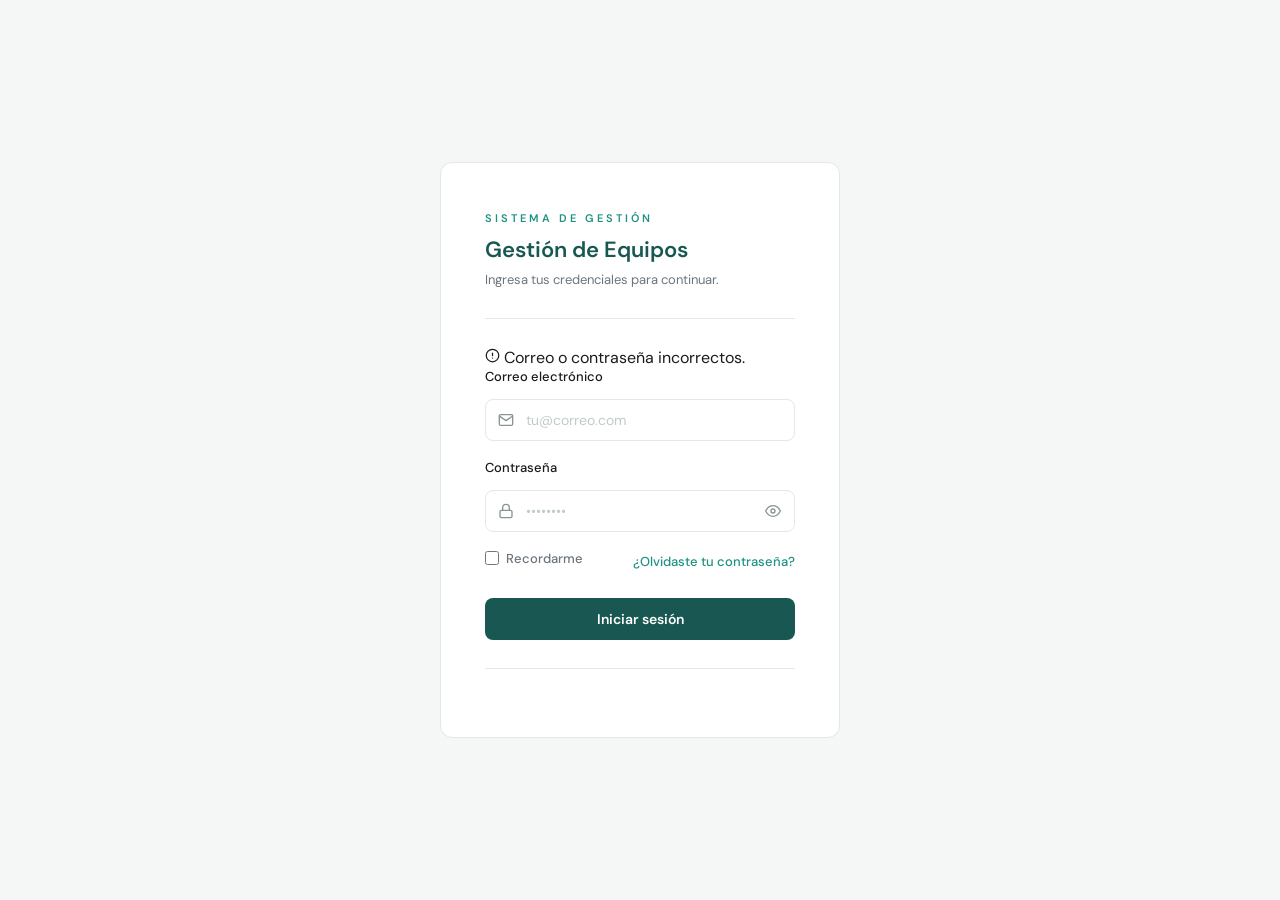
<file: index.html>
<!DOCTYPE html>
<!--
  ╔══════════════════════════════════════════════════════╗
  ║         PANTALLA DE LOGIN — GESTIÓN DE EQUIPOS       ║
  ║                                                      ║
  ║  Esta es la primera pantalla que ve el usuario.      ║
  ║  Su único trabajo es pedir email y contraseña        ║
  ║  y verificar que sean correctos.                     ║
  ╚══════════════════════════════════════════════════════╝
-->
<html lang="es">
<head>
<meta charset="UTF-8">
  <!--
  viewport: le dice al navegador que ajuste el tamaño
  de la página al ancho del dispositivo.
-->
<meta name="viewport" content="width=device-width, initial-scale=1.0">
<title>Gestión de Equipos — Iniciar Sesión</title>
<link href="https://fonts.googleapis.com/css2?family=DM+Sans:wght@300;400;500;600&display=swap" rel="stylesheet">
<!-- global.css aporta variables de color, fuente y reset basico -->
<link rel="stylesheet" href="css/global.css">
<style>
  /* El login centra su contenido verticalmente y horizontalmente */
  body {
    display: flex;
    align-items: center;
    justify-content: center;
  }

  .card {
    background: var(--blanco);
    border-radius: 12px;
    padding: 48px 44px;
    width: 100%;
    max-width: 400px;
    border: 1px solid var(--borde);
    animation: fadeIn 0.4s ease both;
  }

  @keyframes fadeIn {
    from { opacity: 0; transform: translateY(12px); }
    to   { opacity: 1; transform: translateY(0); }
  }

  .sistema-label {
    font-size: 11px;
    font-weight: 600;
    letter-spacing: 3px;
    text-transform: uppercase;
    color: var(--secundario);
    margin-bottom: 10px;
    display: block;
  }

  h1 {
    font-size: 22px;
    font-weight: 600;
    color: var(--principal);
    margin-bottom: 6px;
  }

  .subtitulo {
    font-size: 13px;
    color: var(--texto-suave);
    margin-bottom: 28px;
    line-height: 1.5;
  }

  .divisor {
    height: 1px;
    background: var(--borde);
    margin-bottom: 28px;
  }

  .campo { margin-bottom: 18px; }

  label {
    display: block;
    font-size: 13px;
    font-weight: 500;
    color: var(--texto);
    margin-bottom: 7px;
  }

  .input-wrap { position: relative; }

  input[type="email"],
  input[type="password"],
  input[type="text"] {
    width: 100%;
    padding: 11px 14px 11px 40px;                /* arriba | derecha | abajo | izquierda */
    border: 1.5px solid var(--borde);
    border-radius: 8px;
    font-family: 'DM Sans', sans-serif;
    font-size: 14px;
    color: var(--texto);
    background: var(--blanco);
    transition: border-color 0.2s;
    outline: none;
  }

  input::placeholder { color: #C0CBCA; }
  input:focus { border-color: var(--secundario); } /* borde verde al hacer clic */

  .input-icon {
    position: absolute;                            /*posiciona dentro del input-wrap*/
    left: 13px;
    top: 50%;
    transform: translateY(-50%);                    /* centrado vertical perfecto */
    width: 16px;
    height: 16px;
    stroke: var(--claro);
    fill: none;
    stroke-width: 2;
    stroke-linecap: round;
    stroke-linejoin: round;
    pointer-events: none;                            /* no interfiere con clics    */
    transition: stroke 0.2s;
  }

  .input-wrap:focus-within .input-icon { stroke: var(--secundario); }

  .toggle-pass {
    position: absolute;
    right: 12px;
    top: 50%;
    transform: translateY(-50%);
    background: none;
    border: none;
    cursor: pointer;
    padding: 2px;
    display: flex;
  }

  .toggle-pass svg {
    width: 16px;
    height: 16px;
    stroke: var(--claro);
    fill: none;
    stroke-width: 2;
    stroke-linecap: round;
    stroke-linejoin: round;
    transition: stroke 0.2s;
  }

  .toggle-pass:hover svg { stroke: var(--secundario); } /* verde al pasar el mouse */ 

  .opciones {
    display: flex;
    align-items: center;
    justify-content: space-between;
    margin-bottom: 24px;
  }

  .recordar {
    display: flex;
    align-items: center;
    gap: 7px;
    font-size: 13px;
    color: var(--texto-suave);
    cursor: pointer;
    user-select: none;
  }

  .recordar input[type="checkbox"] {
    width: 14px;
    height: 14px;
    padding: 0;
    accent-color: var(--principal);
    cursor: pointer;
  }

  .olvidaste {
    font-size: 13px;
    color: var(--secundario);
    text-decoration: none;
    font-weight: 500;
  }

  .olvidaste:hover { text-decoration: underline; }

  .btn-login {
    width: 100%;
    padding: 12px;
    background: var(--principal);
    color: white;
    border: none;
    border-radius: 8px;
    font-family: 'DM Sans', sans-serif;
    font-size: 14px;
    font-weight: 600;
    cursor: pointer;
    transition: background 0.2s, transform 0.1s;
  }

  .btn-login:hover { background: var(--secundario); }    /* Color cambia a verde secundario al pasar el mouse */
  .btn-login:active { transform: scale(0.99); }
  .btn-login:disabled { opacity: 0.7; cursor: not-allowed; } /* cursor de "no disponible" durante la carga*/
  }

  .error-msg {
    display: none;
    background: #FFF5F5;
    border: 1px solid #FED7D7;
    border-radius: 7px;
    padding: 9px 13px;
    font-size: 13px;
    color: var(--error);
    margin-bottom: 18px;
    align-items: center;
    gap: 7px;
  }

  .error-msg.visible { display: flex; }

  .footer-card {
    margin-top: 28px;
    padding-top: 20px;
    border-top: 1px solid var(--borde);
    text-align: center;
    font-size: 12px;
    color: var(--claro);
  }
</style>
</head>
<body>
<div class="card">

  <span class="sistema-label">Sistema de Gestión</span>
  <h1>Gestión de Equipos</h1>
  <p class="subtitulo">Ingresa tus credenciales para continuar.</p>

  <div class="divisor"></div>

  <div class="error-msg" id="error-msg">
    <svg width="15" height="15" viewBox="0 0 24 24" fill="none" stroke="currentColor" stroke-width="2" stroke-linecap="round" stroke-linejoin="round">
      <circle cx="12" cy="12" r="10"/><line x1="12" y1="8" x2="12" y2="12"/><line x1="12" y1="16" x2="12.01" y2="16"/>
    </svg>
    <span id="error-text">Correo o contraseña incorrectos.</span>
  </div>

  <form id="login-form" novalidate>

    <div class="campo">
      <label for="email">Correo electrónico</label>
      <div class="input-wrap">
        <svg class="input-icon" viewBox="0 0 24 24">
          <path d="M4 4h16c1.1 0 2 .9 2 2v12c0 1.1-.9 2-2 2H4c-1.1 0-2-.9-2-2V6c0-1.1.9-2 2-2z"/>
          <polyline points="22,6 12,13 2,6"/>
        </svg>
        <input type="email" id="email" placeholder="tu@correo.com" autocomplete="email" required/>
      </div>
    </div>

    <div class="campo">
      <label for="password">Contraseña</label>
      <div class="input-wrap">
        <svg class="input-icon" viewBox="0 0 24 24">
          <rect x="3" y="11" width="18" height="11" rx="2" ry="2"/>
          <path d="M7 11V7a5 5 0 0 1 10 0v4"/>
        </svg>
        <input type="password" id="password" placeholder="••••••••" autocomplete="current-password" required/>
        <button type="button" class="toggle-pass" id="toggle-pass">
          <svg id="eye-icon" viewBox="0 0 24 24">
            <path d="M1 12s4-8 11-8 11 8 11 8-4 8-11 8-11-8-11-8z"/>
            <circle cx="12" cy="12" r="3"/>
          </svg>
        </button>
      </div>
    </div>

    <div class="opciones">
      <label class="recordar">
        <input type="checkbox" id="recordar">
        Recordarme
      </label>
      <a href="#" class="olvidaste">¿Olvidaste tu contraseña?</a>
    </div>

    <button type="submit" class="btn-login" id="btn-login">
      Iniciar sesión
    </button>

  </form>

  <div class="footer-card">

  </div>

</div>

<script>
  const togglePass = document.getElementById('toggle-pass');
  const passwordInput = document.getElementById('password');
  const eyeIcon = document.getElementById('eye-icon');
 // Cuando se hace clic en el botón ojo...
  togglePass.addEventListener('click', () => {
    // ¿El input está en modo contraseña (oculto)?
    const isPassword = passwordInput.type === 'password';
    passwordInput.type = isPassword ? 'text' : 'password';
     // Cambiamos el ícono del ojo según el estado
    eyeIcon.innerHTML = isPassword
      //contraseña visible
      ? `<path d="M17.94 17.94A10.07 10.07 0 0 1 12 20c-7 0-11-8-11-8a18.45 18.45 0 0 1 5.06-5.94M9.9 4.24A9.12 9.12 0 0 1 12 4c7 0 11 8 11 8a18.5 18.5 0 0 1-2.16 3.19m-6.72-1.07a3 3 0 1 1-4.24-4.24"/><line x1="1" y1="1" x2="23" y2="23"/>`
      //contraseña oculta
      : `<path d="M1 12s4-8 11-8 11 8 11 8-4 8-11 8-11-8-11-8z"/><circle cx="12" cy="12" r="3"/>`;
  });

  const form = document.getElementById('login-form');
  const btnLogin = document.getElementById('btn-login');
  const errorMsg = document.getElementById('error-msg');
  const errorText = document.getElementById('error-text');
// Cuando el usuario hace clic en "Iniciar sesión"...
  form.addEventListener('submit', (e) => {
    // e.preventDefault() evita que la página se recargue
    e.preventDefault();
    const email = document.getElementById('email').value;
    const password = document.getElementById('password').value;

    errorMsg.classList.remove('visible');

    if (!email || !password) {
      errorText.textContent = 'Por favor completa todos los campos.';
      errorMsg.classList.add('visible');
      return;
    }

    btnLogin.textContent = 'Verificando...';
    btnLogin.disabled = true;

    setTimeout(() => {
      btnLogin.textContent = 'Iniciar sesión';
      btnLogin.disabled = false;
      // Mostramos error de credenciales incorrectas
      errorText.textContent = 'Correo o contraseña incorrectos.';
      errorMsg.classList.add('visible');
    }, 1500);
  });
</script>
</body>
</html>
</file>
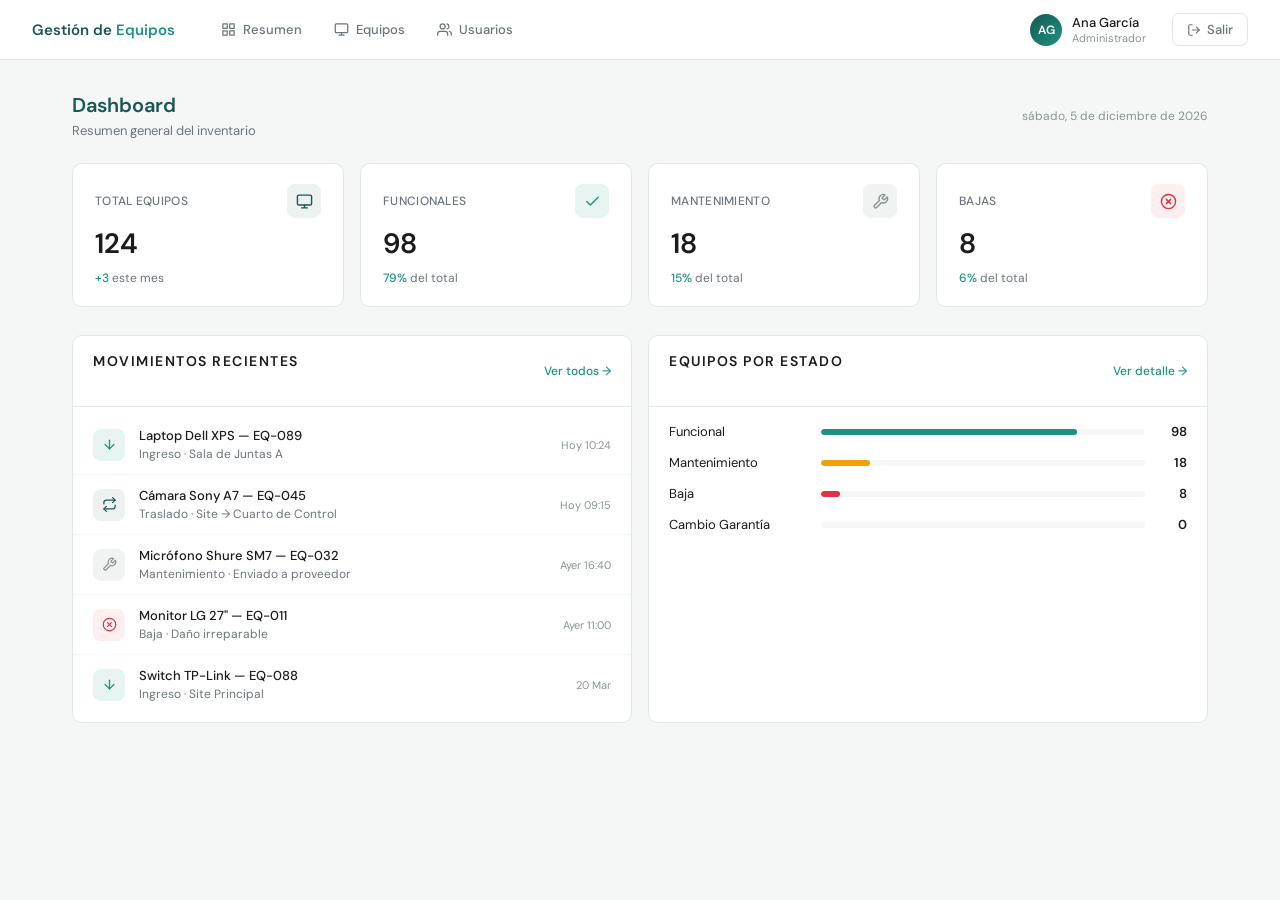
<file: dashboard.html>
<!DOCTYPE html>
<html lang="es">
<head>
<meta charset="UTF-8">
<meta name="viewport" content="width=device-width, initial-scale=1.0">
<title>Gestión de Equipos — Dashboard</title>
<link rel="stylesheet" href="css/global.css">
<style>

  /* ═══════════════════════════
     CONTENIDO
  ═══════════════════════════ */
  .contenido {
    max-width: 1200px;
    margin: 0 auto;
    padding: 32px 32px;
  }

  /* Page header */

  .fecha-hoy {
    font-size: 12px;
    color: var(--claro);
    text-align: right;
  }

  /* ═══════════════════════════
     TARJETAS DE RESUMEN
  ═══════════════════════════ */
  .cards-grid {
    display: grid;
    grid-template-columns: repeat(4, 1fr);
    gap: 16px;
    margin-bottom: 28px;
  }

  .stat-card {
    background: var(--blanco);
    border: 1px solid var(--borde);
    border-radius: 10px;
    padding: 20px 22px;
    display: flex;
    flex-direction: column;
    gap: 12px;
  }

  .stat-card-top {
    display: flex;
    align-items: center;
    justify-content: space-between;
  }

  .stat-label {
    font-size: 12px;
    font-weight: 500;
    color: var(--texto-suave);
    letter-spacing: 0.3px;
    text-transform: uppercase;
  }

  .stat-icon {
    width: 34px;
    height: 34px;
    border-radius: 8px;
    display: flex;
    align-items: center;
    justify-content: center;
  }

  .stat-icon svg {
    width: 17px;
    height: 17px;
    stroke-width: 2;
    stroke-linecap: round;
    stroke-linejoin: round;
    fill: none;
  }

  .stat-icon.verde     { background: rgba(25,88,82,0.08);  }
  .stat-icon.verde svg { stroke: var(--principal); }
  .stat-icon.teal      { background: rgba(30,146,130,0.1); }
  .stat-icon.teal svg  { stroke: var(--secundario); }
  .stat-icon.gris      { background: rgba(136,150,147,0.12); }
  .stat-icon.gris svg  { stroke: var(--claro); }
  .stat-icon.rojo      { background: rgba(220,53,69,0.08); }
  .stat-icon.rojo svg  { stroke: var(--error); }

  .stat-numero {
    font-size: 28px;
    font-weight: 600;
    color: var(--texto);
    line-height: 1;
  }

  .stat-detalle {
    font-size: 12px;
    color: var(--texto-suave);
  }

  .stat-detalle span {
    color: var(--secundario);
    font-weight: 500;
  }

  /* ═══════════════════════════
     SECCIÓN DE DOS COLUMNAS
  ═══════════════════════════ */
  .dos-columnas {
    display: grid;
    grid-template-columns: 1fr 1fr;
    gap: 16px;
  }

  .seccion {
    background: var(--blanco);
    border: 1px solid var(--borde);
    border-radius: 10px;
    overflow: hidden;
  }

  .seccion-header {
    padding: 16px 20px;
    border-bottom: 1px solid var(--borde);
    display: flex;
    align-items: center;
    justify-content: space-between;
  }

  .seccion-titulo {
    font-size: 14px;
    font-weight: 600;
    color: var(--texto);
  }

  .ver-todo {
    font-size: 12px;
    color: var(--secundario);
    text-decoration: none;
    font-weight: 500;
  }

  .ver-todo:hover { text-decoration: underline; }

  /* Lista de movimientos recientes */
  .lista-movimientos {
    padding: 8px 0;
  }

  .movimiento-item {
    display: flex;
    align-items: center;
    gap: 14px;
    padding: 12px 20px;
    border-bottom: 1px solid var(--fondo);
    transition: background 0.15s;
  }

  .movimiento-item:last-child { border-bottom: none; }
  .movimiento-item:hover { background: var(--fondo); }

  .mov-icono {
    width: 32px;
    height: 32px;
    border-radius: 8px;
    display: flex;
    align-items: center;
    justify-content: center;
    flex-shrink: 0;
  }

  .mov-icono svg {
    width: 15px;
    height: 15px;
    stroke-width: 2;
    stroke-linecap: round;
    stroke-linejoin: round;
    fill: none;
  }

  .mov-icono.ingreso   { background: rgba(30,146,130,0.1); }
  .mov-icono.ingreso svg { stroke: var(--secundario); }
  .mov-icono.traslado  { background: rgba(25,88,82,0.08); }
  .mov-icono.traslado svg { stroke: var(--principal); }
  .mov-icono.baja      { background: rgba(220,53,69,0.08); }
  .mov-icono.baja svg  { stroke: var(--error); }
  .mov-icono.mant      { background: rgba(136,150,147,0.12); }
  .mov-icono.mant svg  { stroke: var(--claro); }

  .mov-info { flex: 1; min-width: 0; }

  .mov-equipo {
    font-size: 13px;
    font-weight: 500;
    color: var(--texto);
    white-space: nowrap;
    overflow: hidden;
    text-overflow: ellipsis;
  }

  .mov-detalle {
    font-size: 12px;
    color: var(--texto-suave);
    margin-top: 2px;
  }

  .mov-fecha {
    font-size: 11px;
    color: var(--claro);
    white-space: nowrap;
    flex-shrink: 0;
  }

  /* Estados de equipos */
  .estados-lista {
    padding: 16px 20px;
    display: flex;
    flex-direction: column;
    gap: 14px;
  }

  .estado-row {
    display: flex;
    align-items: center;
    gap: 12px;
  }

  .estado-nombre {
    font-size: 13px;
    color: var(--texto);
    width: 140px;
    flex-shrink: 0;
  }

  .barra-wrap {
    flex: 1;
    height: 6px;
    background: var(--fondo);
    border-radius: 3px;
    overflow: hidden;
  }

  .barra-fill {
    height: 100%;
    border-radius: 3px;
    transition: width 0.8s ease;
  }

  .barra-fill.funcional    { background: var(--secundario); }
  .barra-fill.mantenimiento { background: #F59E0B; }
  .barra-fill.baja         { background: var(--error); }
  .barra-fill.garantia     { background: var(--claro); }

  .estado-count {
    font-size: 13px;
    font-weight: 600;
    color: var(--texto);
    width: 30px;
    text-align: right;
    flex-shrink: 0;
  }

  /* Badge de estado */
  .badge {
    display: inline-flex;
    align-items: center;
    padding: 3px 9px;
    border-radius: 20px;
    font-size: 11px;
    font-weight: 500;
  }

  .badge.funcional     { background: rgba(30,146,130,0.1);  color: var(--secundario); }
  .badge.mantenimiento { background: rgba(245,158,11,0.1);  color: #D97706; }
  .badge.baja          { background: rgba(220,53,69,0.1);   color: var(--error); }
  .badge.garantia      { background: rgba(136,150,147,0.15); color: var(--claro); }
</style>
</head>
<body>

<!-- NAVBAR -->
<div id="navbar-container"></div>

<!-- CONTENIDO -->
<div class="contenido">

  <!-- Page header -->
  <div class="page-header">
    <div>
      <div class="page-title">Dashboard</div>
      <div class="page-subtitle">Resumen general del inventario</div>
    </div>
    <div class="fecha-hoy" id="fecha-hoy"></div>
  </div>

  <!-- Tarjetas de resumen -->
  <div class="cards-grid">

    <div class="stat-card">
      <div class="stat-card-top">
        <span class="stat-label">Total Equipos</span>
        <div class="stat-icon verde">
          <svg viewBox="0 0 24 24"><rect x="2" y="3" width="20" height="14" rx="2"/><path d="M8 21h8M12 17v4"/></svg>
        </div>
      </div>
      <div class="stat-numero">124</div>
      <div class="stat-detalle"><span>+3</span> este mes</div>
    </div>

    <div class="stat-card">
      <div class="stat-card-top">
        <span class="stat-label">Funcionales</span>
        <div class="stat-icon teal">
          <svg viewBox="0 0 24 24"><polyline points="20 6 9 17 4 12"/></svg>
        </div>
      </div>
      <div class="stat-numero">98</div>
      <div class="stat-detalle"><span>79%</span> del total</div>
    </div>

    <div class="stat-card">
      <div class="stat-card-top">
        <span class="stat-label">Mantenimiento</span>
        <div class="stat-icon gris">
          <svg viewBox="0 0 24 24"><path d="M14.7 6.3a1 1 0 0 0 0 1.4l1.6 1.6a1 1 0 0 0 1.4 0l3.77-3.77a6 6 0 0 1-7.94 7.94l-6.91 6.91a2.12 2.12 0 0 1-3-3l6.91-6.91a6 6 0 0 1 7.94-7.94l-3.76 3.76z"/></svg>
        </div>
      </div>
      <div class="stat-numero">18</div>
      <div class="stat-detalle"><span>15%</span> del total</div>
    </div>

    <div class="stat-card">
      <div class="stat-card-top">
        <span class="stat-label">Bajas</span>
        <div class="stat-icon rojo">
          <svg viewBox="0 0 24 24"><circle cx="12" cy="12" r="10"/><line x1="15" y1="9" x2="9" y2="15"/><line x1="9" y1="9" x2="15" y2="15"/></svg>
        </div>
      </div>
      <div class="stat-numero">8</div>
      <div class="stat-detalle"><span>6%</span> del total</div>
    </div>

  </div>

  <!-- Dos columnas -->
  <div class="dos-columnas">

    <!-- Movimientos recientes -->
    <div class="seccion">
      <div class="seccion-header">
        <span class="seccion-titulo">Movimientos recientes</span>
        <a href="#" class="ver-todo">Ver todos →</a>
      </div>
      <div class="lista-movimientos">

        <div class="movimiento-item">
          <div class="mov-icono ingreso">
            <svg viewBox="0 0 24 24"><line x1="12" y1="5" x2="12" y2="19"/><polyline points="19 12 12 19 5 12"/></svg>
          </div>
          <div class="mov-info">
            <div class="mov-equipo">Laptop Dell XPS — EQ-089</div>
            <div class="mov-detalle">Ingreso · Sala de Juntas A</div>
          </div>
          <div class="mov-fecha">Hoy 10:24</div>
        </div>

        <div class="movimiento-item">
          <div class="mov-icono traslado">
            <svg viewBox="0 0 24 24"><polyline points="17 1 21 5 17 9"/><path d="M3 11V9a4 4 0 0 1 4-4h14"/><polyline points="7 23 3 19 7 15"/><path d="M21 13v2a4 4 0 0 1-4 4H3"/></svg>
          </div>
          <div class="mov-info">
            <div class="mov-equipo">Cámara Sony A7 — EQ-045</div>
            <div class="mov-detalle">Traslado · Site → Cuarto de Control</div>
          </div>
          <div class="mov-fecha">Hoy 09:15</div>
        </div>

        <div class="movimiento-item">
          <div class="mov-icono mant">
            <svg viewBox="0 0 24 24"><path d="M14.7 6.3a1 1 0 0 0 0 1.4l1.6 1.6a1 1 0 0 0 1.4 0l3.77-3.77a6 6 0 0 1-7.94 7.94l-6.91 6.91a2.12 2.12 0 0 1-3-3l6.91-6.91a6 6 0 0 1 7.94-7.94l-3.76 3.76z"/></svg>
          </div>
          <div class="mov-info">
            <div class="mov-equipo">Micrófono Shure SM7 — EQ-032</div>
            <div class="mov-detalle">Mantenimiento · Enviado a proveedor</div>
          </div>
          <div class="mov-fecha">Ayer 16:40</div>
        </div>

        <div class="movimiento-item">
          <div class="mov-icono baja">
            <svg viewBox="0 0 24 24"><circle cx="12" cy="12" r="10"/><line x1="15" y1="9" x2="9" y2="15"/><line x1="9" y1="9" x2="15" y2="15"/></svg>
          </div>
          <div class="mov-info">
            <div class="mov-equipo">Monitor LG 27" — EQ-011</div>
            <div class="mov-detalle">Baja · Daño irreparable</div>
          </div>
          <div class="mov-fecha">Ayer 11:00</div>
        </div>

        <div class="movimiento-item">
          <div class="mov-icono ingreso">
            <svg viewBox="0 0 24 24"><line x1="12" y1="5" x2="12" y2="19"/><polyline points="19 12 12 19 5 12"/></svg>
          </div>
          <div class="mov-info">
            <div class="mov-equipo">Switch TP-Link — EQ-088</div>
            <div class="mov-detalle">Ingreso · Site Principal</div>
          </div>
          <div class="mov-fecha">20 Mar</div>
        </div>

      </div>
    </div>

    <!-- Estado de equipos -->
    <div class="seccion">
      <div class="seccion-header">
        <span class="seccion-titulo">Equipos por estado</span>
        <a href="#" class="ver-todo">Ver detalle →</a>
      </div>
      <div class="estados-lista">

        <div class="estado-row">
          <span class="estado-nombre">Funcional</span>
          <div class="barra-wrap">
            <div class="barra-fill funcional" style="width: 79%"></div>
          </div>
          <span class="estado-count">98</span>
        </div>

        <div class="estado-row">
          <span class="estado-nombre">Mantenimiento</span>
          <div class="barra-wrap">
            <div class="barra-fill mantenimiento" style="width: 15%"></div>
          </div>
          <span class="estado-count">18</span>
        </div>

        <div class="estado-row">
          <span class="estado-nombre">Baja</span>
          <div class="barra-wrap">
            <div class="barra-fill baja" style="width: 6%"></div>
          </div>
          <span class="estado-count">8</span>
        </div>

        <div class="estado-row">
          <span class="estado-nombre">Cambio Garantía</span>
          <div class="barra-wrap">
            <div class="barra-fill garantia" style="width: 0%"></div>
          </div>
          <span class="estado-count">0</span>
        </div>

      </div>
    </div>

  </div>

</div>

<script>
  // Fecha actual
  const fecha = new Date();
  const opciones = { weekday: 'long', year: 'numeric', month: 'long', day: 'numeric' };
  document.getElementById('fecha-hoy').textContent =
    fecha.toLocaleDateString('es-MX', opciones);
</script>

<script src="js/navbar.js"></script>
</body>
</html>
</file>
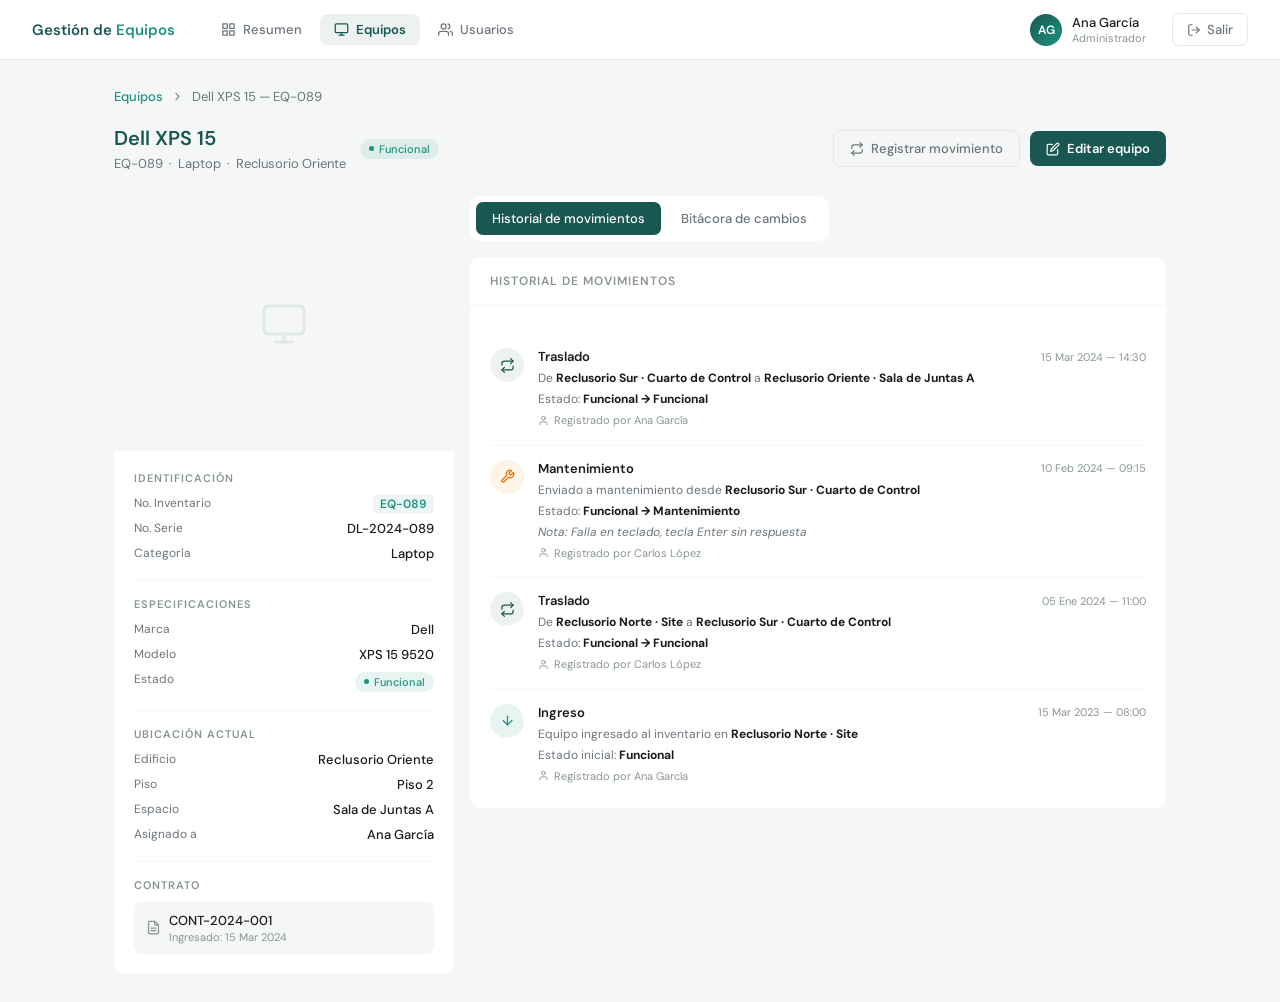
<file: detalle-equipo.html>
<!DOCTYPE html>
<html lang="es">
<head>
<meta charset="UTF-8">
<meta name="viewport" content="width=device-width, initial-scale=1.0">
<title>Gestión de Equipos — Detalle de Equipo</title>
<link rel="stylesheet" href="css/global.css">
<style>

  /* CONTENIDO */
  .contenido { max-width: 1100px; margin: 0 auto; padding: 28px 24px; }

  /* Breadcrumb */

  /* Page header */
  .page-header-left { display: flex; align-items: center; gap: 14px; }

  .btns-header { display: flex; align-items: center; gap: 10px; }

  .btn-mover {
    display: flex; align-items: center; gap: 7px;
    padding: 9px 16px; background: none; border: 1.5px solid var(--borde);
    border-radius: 8px; font-family: 'DM Sans', sans-serif; font-size: 13px;
    font-weight: 500; color: var(--texto-suave); cursor: pointer; transition: all 0.15s;
  }
  .btn-mover svg { width: 14px; height: 14px; stroke: currentColor; fill: none; stroke-width: 2; stroke-linecap: round; stroke-linejoin: round; }
  .btn-mover:hover { border-color: var(--secundario); color: var(--secundario); }

  .btn-editar {
    display: flex; align-items: center; gap: 7px;
    padding: 9px 16px; background: var(--principal); color: white;
    border: none; border-radius: 8px; font-family: 'DM Sans', sans-serif;
    font-size: 13px; font-weight: 600; cursor: pointer; transition: background 0.15s;
  }
  .btn-editar svg { width: 14px; height: 14px; stroke: white; fill: none; stroke-width: 2; stroke-linecap: round; stroke-linejoin: round; }
  .btn-editar:hover { background: var(--secundario); }

  /* Layout dos columnas */
  .layout { display: grid; grid-template-columns: 340px 1fr; gap: 16px; align-items: start; }

  /* Card base */
  .card { background: var(--blanco); border-radius: 10px; overflow: hidden; }

  /* ═══════════════════
     COLUMNA IZQUIERDA
  ═══════════════════ */

  /* Foto */
  .foto-wrap {
    width: 100%; aspect-ratio: 4/3;
    background: var(--fondo);
    display: flex; align-items: center; justify-content: center;
    overflow: hidden;
  }

  .foto-wrap svg { width: 48px; height: 48px; stroke: var(--borde); fill: none; stroke-width: 1.5; stroke-linecap: round; stroke-linejoin: round; }
  .foto-wrap img { width: 100%; height: 100%; object-fit: cover; }

  /* Datos generales */
  .datos-wrap { padding: 20px; }

  .dato-grupo { margin-bottom: 18px; }
  .dato-grupo:last-child { margin-bottom: 0; }

  .dato-label {
    font-size: 11px; font-weight: 600; color: var(--claro);
    letter-spacing: 1px; text-transform: uppercase; margin-bottom: 10px;
  }

  .dato-row { display: flex; align-items: flex-start; justify-content: space-between; gap: 12px; margin-bottom: 8px; }
  .dato-row:last-child { margin-bottom: 0; }
  .dato-key { font-size: 12px; color: var(--texto-suave); flex-shrink: 0; }
  .dato-val { font-size: 13px; color: var(--texto); font-weight: 500; text-align: right; }

  .divisor { height: 1px; background: var(--fondo); margin: 16px 0; }

  /* Badges */
  .badge {
    display: inline-flex; align-items: center; gap: 5px;
    padding: 3px 9px; border-radius: 20px; font-size: 11px; font-weight: 500;
  }
  .badge::before { content: ''; width: 5px; height: 5px; border-radius: 50%; flex-shrink: 0; }
  .badge.funcional     { background: rgba(30,146,130,0.1);   color: var(--secundario); }
  .badge.funcional::before { background: var(--secundario); }
  .badge.mantenimiento { background: rgba(245,158,11,0.1);   color: #D97706; }
  .badge.mantenimiento::before { background: #F59E0B; }
  .badge.baja          { background: rgba(220,53,69,0.1);    color: var(--error); }
  .badge.baja::before  { background: var(--error); }
  .badge.garantia      { background: rgba(136,150,147,0.15); color: var(--claro); }
  .badge.garantia::before { background: var(--claro); }

  .id-inv { font-size: 12px; font-weight: 600; color: var(--secundario); background: rgba(30,146,130,0.08); padding: 2px 7px; border-radius: 5px; }

  /* Contrato */
  .contrato-wrap {
    display: flex; align-items: center; gap: 8px;
    padding: 10px 12px; background: var(--fondo); border-radius: 8px;
  }

  .contrato-wrap svg { width: 15px; height: 15px; stroke: var(--claro); fill: none; stroke-width: 2; stroke-linecap: round; stroke-linejoin: round; flex-shrink: 0; }
  .contrato-nombre { font-size: 13px; font-weight: 500; color: var(--texto); }
  .contrato-sub { font-size: 11px; color: var(--claro); margin-top: 1px; }

  /* ═══════════════════
     COLUMNA DERECHA
  ═══════════════════ */
  .col-derecha { display: flex; flex-direction: column; gap: 16px; }

  /* Tabs */
  .tabs {
    display: flex; align-items: center; gap: 4px;
    background: var(--blanco); border-radius: 10px;
    padding: 6px; width: fit-content;
  }

  .tab {
    padding: 8px 16px; border-radius: 7px; border: none;
    font-family: 'DM Sans', sans-serif; font-size: 13px; font-weight: 500;
    color: var(--texto-suave); cursor: pointer; transition: all 0.15s;
    background: none;
  }

  .tab.active { background: var(--principal); color: white; }
  .tab:not(.active):hover { background: var(--fondo); color: var(--principal); }

  /* Sección historial */
  .seccion-titulo {
    font-size: 12px; font-weight: 600; color: var(--claro);
    letter-spacing: 1px; text-transform: uppercase;
    padding: 16px 20px; border-bottom: 1px solid var(--fondo);
  }

  /* Timeline de movimientos */
  .timeline { padding: 8px 20px; }

  .timeline-item {
    display: flex; gap: 14px; padding: 14px 0;
    border-bottom: 1px solid var(--fondo);
    position: relative;
  }

  .timeline-item:last-child { border-bottom: none; }

  .timeline-icono {
    width: 34px; height: 34px; border-radius: 50%;
    display: flex; align-items: center; justify-content: center; flex-shrink: 0;
  }

  .timeline-icono svg { width: 15px; height: 15px; fill: none; stroke-width: 2; stroke-linecap: round; stroke-linejoin: round; }

  .timeline-icono.ingreso     { background: rgba(30,146,130,0.1); }
  .timeline-icono.ingreso svg { stroke: var(--secundario); }
  .timeline-icono.traslado     { background: rgba(25,88,82,0.08); }
  .timeline-icono.traslado svg { stroke: var(--principal); }
  .timeline-icono.mantenimiento     { background: rgba(245,158,11,0.1); }
  .timeline-icono.mantenimiento svg { stroke: #D97706; }
  .timeline-icono.baja     { background: rgba(220,53,69,0.08); }
  .timeline-icono.baja svg { stroke: var(--error); }

  .timeline-info { flex: 1; }

  .timeline-top { display: flex; align-items: center; justify-content: space-between; margin-bottom: 4px; }

  .timeline-tipo { font-size: 13px; font-weight: 600; color: var(--texto); }
  .timeline-fecha { font-size: 11px; color: var(--claro); }

  .timeline-detalle { font-size: 12px; color: var(--texto-suave); line-height: 1.5; }

  .timeline-detalle strong { color: var(--texto); }

  .timeline-usuario {
    display: inline-flex; align-items: center; gap: 5px;
    font-size: 11px; color: var(--claro); margin-top: 5px;
  }

  .timeline-usuario svg { width: 11px; height: 11px; stroke: var(--claro); fill: none; stroke-width: 2; stroke-linecap: round; stroke-linejoin: round; }

  /* Tabla bitácora */
  .tabla-bitacora { width: 100%; border-collapse: collapse; }

  .tabla-bitacora thead tr { background: var(--fondo); }

  .tabla-bitacora th {
    padding: 10px 16px; text-align: left; font-size: 11px; font-weight: 600;
    color: var(--claro); letter-spacing: 0.8px; text-transform: uppercase;
  }

  .tabla-bitacora th:first-child { padding-left: 20px; }

  .tabla-bitacora td {
    padding: 12px 16px; font-size: 12px; color: var(--texto);
    border-bottom: 1px solid var(--fondo);
  }

  .tabla-bitacora td:first-child { padding-left: 20px; }
  .tabla-bitacora tr:last-child td { border-bottom: none; }

  .accion-badge {
    display: inline-flex; padding: 2px 8px; border-radius: 4px;
    font-size: 10px; font-weight: 600; letter-spacing: 0.5px;
  }

  .accion-badge.update { background: rgba(30,146,130,0.1); color: var(--secundario); }
  .accion-badge.insert { background: rgba(25,88,82,0.08); color: var(--principal); }
  .accion-badge.delete { background: rgba(220,53,69,0.08); color: var(--error); }

  .valor-cambio {
    display: flex; align-items: center; gap: 6px; font-size: 12px;
  }

  .valor-ant { color: var(--error); text-decoration: line-through; }
  .valor-nuevo { color: var(--secundario); font-weight: 500; }
  .valor-arrow { color: var(--claro); }

  /* Panel oculto */
  .panel { display: none; }
  .panel.active { display: block; }
</style>
</head>
<body>

<!-- NAVBAR -->
<div id="navbar-container"></div>

<!-- CONTENIDO -->
<div class="contenido">

  <!-- Breadcrumb -->
  <div class="breadcrumb">
    <a href="#">Equipos</a>
    <svg viewBox="0 0 24 24"><polyline points="9 18 15 12 9 6"/></svg>
    <span>Dell XPS 15 — EQ-089</span>
  </div>

  <!-- Page header -->
  <div class="page-header">
    <div class="page-header-left">
      <div>
        <div class="page-title">Dell XPS 15</div>
        <div class="page-subtitle">EQ-089 &nbsp;·&nbsp; Laptop &nbsp;·&nbsp; Reclusorio Oriente</div>
      </div>
      <span class="badge funcional">Funcional</span>
    </div>
    <div class="btns-header">
      <button class="btn-mover">
        <svg viewBox="0 0 24 24"><polyline points="17 1 21 5 17 9"/><path d="M3 11V9a4 4 0 0 1 4-4h14"/><polyline points="7 23 3 19 7 15"/><path d="M21 13v2a4 4 0 0 1-4 4H3"/></svg>
        Registrar movimiento
      </button>
      <button class="btn-editar" onclick="document.getElementById('modal-editar').classList.add('visible')">
        <svg viewBox="0 0 24 24"><path d="M11 4H4a2 2 0 0 0-2 2v14a2 2 0 0 0 2 2h14a2 2 0 0 0 2-2v-7"/><path d="M18.5 2.5a2.121 2.121 0 0 1 3 3L12 15l-4 1 1-4 9.5-9.5z"/></svg>
        Editar equipo
      </button>
    </div>
  </div>

  <!-- Layout -->
  <div class="layout">

    <!-- COLUMNA IZQUIERDA -->
    <div style="display:flex;flex-direction:column;gap:16px;">

      <!-- Foto + datos -->
      <div class="card">
        <div class="foto-wrap">
          <svg viewBox="0 0 24 24"><rect x="2" y="3" width="20" height="14" rx="2"/><path d="M8 21h8M12 17v4"/></svg>
        </div>
        <div class="datos-wrap">

          <div class="dato-grupo">
            <div class="dato-label">Identificación</div>
            <div class="dato-row">
              <span class="dato-key">No. Inventario</span>
              <span class="dato-val"><span class="id-inv">EQ-089</span></span>
            </div>
            <div class="dato-row">
              <span class="dato-key">No. Serie</span>
              <span class="dato-val">DL-2024-089</span>
            </div>
            <div class="dato-row">
              <span class="dato-key">Categoría</span>
              <span class="dato-val">Laptop</span>
            </div>
          </div>

          <div class="divisor"></div>

          <div class="dato-grupo">
            <div class="dato-label">Especificaciones</div>
            <div class="dato-row">
              <span class="dato-key">Marca</span>
              <span class="dato-val">Dell</span>
            </div>
            <div class="dato-row">
              <span class="dato-key">Modelo</span>
              <span class="dato-val">XPS 15 9520</span>
            </div>
            <div class="dato-row">
              <span class="dato-key">Estado</span>
              <span class="dato-val"><span class="badge funcional">Funcional</span></span>
            </div>
          </div>

          <div class="divisor"></div>

          <div class="dato-grupo">
            <div class="dato-label">Ubicación actual</div>
            <div class="dato-row">
              <span class="dato-key">Edificio</span>
              <span class="dato-val">Reclusorio Oriente</span>
            </div>
            <div class="dato-row">
              <span class="dato-key">Piso</span>
              <span class="dato-val">Piso 2</span>
            </div>
            <div class="dato-row">
              <span class="dato-key">Espacio</span>
              <span class="dato-val">Sala de Juntas A</span>
            </div>
            <div class="dato-row">
              <span class="dato-key">Asignado a</span>
              <span class="dato-val">Ana García</span>
            </div>
          </div>

          <div class="divisor"></div>

          <div class="dato-grupo">
            <div class="dato-label">Contrato</div>
            <div class="contrato-wrap">
              <svg viewBox="0 0 24 24"><path d="M14 2H6a2 2 0 0 0-2 2v16a2 2 0 0 0 2 2h12a2 2 0 0 0 2-2V8z"/><polyline points="14 2 14 8 20 8"/><line x1="16" y1="13" x2="8" y2="13"/><line x1="16" y1="17" x2="8" y2="17"/></svg>
              <div>
                <div class="contrato-nombre">CONT-2024-001</div>
                <div class="contrato-sub">Ingresado: 15 Mar 2024</div>
              </div>
            </div>
          </div>

        </div>
      </div>

    </div>

    <!-- COLUMNA DERECHA -->
    <div class="col-derecha">

      <!-- Tabs -->
      <div class="tabs">
        <button class="tab active" onclick="showTab('movimientos', this)">Historial de movimientos</button>
        <button class="tab" onclick="showTab('bitacora', this)">Bitácora de cambios</button>
      </div>

      <!-- Panel movimientos -->
      <div class="card panel active" id="panel-movimientos">
        <div class="seccion-titulo">Historial de movimientos</div>
        <div class="timeline">

          <div class="timeline-item">
            <div class="timeline-icono traslado">
              <svg viewBox="0 0 24 24"><polyline points="17 1 21 5 17 9"/><path d="M3 11V9a4 4 0 0 1 4-4h14"/><polyline points="7 23 3 19 7 15"/><path d="M21 13v2a4 4 0 0 1-4 4H3"/></svg>
            </div>
            <div class="timeline-info">
              <div class="timeline-top">
                <span class="timeline-tipo">Traslado</span>
                <span class="timeline-fecha">15 Mar 2024 — 14:30</span>
              </div>
              <div class="timeline-detalle">
                De <strong>Reclusorio Sur · Cuarto de Control</strong> a <strong>Reclusorio Oriente · Sala de Juntas A</strong>
              </div>
              <div class="timeline-detalle" style="margin-top:3px;">Estado: <strong>Funcional → Funcional</strong></div>
              <div class="timeline-usuario">
                <svg viewBox="0 0 24 24"><path d="M20 21v-2a4 4 0 0 0-4-4H8a4 4 0 0 0-4 4v2"/><circle cx="12" cy="7" r="4"/></svg>
                Registrado por Ana García
              </div>
            </div>
          </div>

          <div class="timeline-item">
            <div class="timeline-icono mantenimiento">
              <svg viewBox="0 0 24 24"><path d="M14.7 6.3a1 1 0 0 0 0 1.4l1.6 1.6a1 1 0 0 0 1.4 0l3.77-3.77a6 6 0 0 1-7.94 7.94l-6.91 6.91a2.12 2.12 0 0 1-3-3l6.91-6.91a6 6 0 0 1 7.94-7.94l-3.76 3.76z"/></svg>
            </div>
            <div class="timeline-info">
              <div class="timeline-top">
                <span class="timeline-tipo">Mantenimiento</span>
                <span class="timeline-fecha">10 Feb 2024 — 09:15</span>
              </div>
              <div class="timeline-detalle">
                Enviado a mantenimiento desde <strong>Reclusorio Sur · Cuarto de Control</strong>
              </div>
              <div class="timeline-detalle" style="margin-top:3px;">Estado: <strong>Funcional → Mantenimiento</strong></div>
              <div class="timeline-detalle" style="margin-top:3px;font-style:italic;">Nota: Falla en teclado, tecla Enter sin respuesta</div>
              <div class="timeline-usuario">
                <svg viewBox="0 0 24 24"><path d="M20 21v-2a4 4 0 0 0-4-4H8a4 4 0 0 0-4 4v2"/><circle cx="12" cy="7" r="4"/></svg>
                Registrado por Carlos López
              </div>
            </div>
          </div>

          <div class="timeline-item">
            <div class="timeline-icono traslado">
              <svg viewBox="0 0 24 24"><polyline points="17 1 21 5 17 9"/><path d="M3 11V9a4 4 0 0 1 4-4h14"/><polyline points="7 23 3 19 7 15"/><path d="M21 13v2a4 4 0 0 1-4 4H3"/></svg>
            </div>
            <div class="timeline-info">
              <div class="timeline-top">
                <span class="timeline-tipo">Traslado</span>
                <span class="timeline-fecha">05 Ene 2024 — 11:00</span>
              </div>
              <div class="timeline-detalle">
                De <strong>Reclusorio Norte · Site</strong> a <strong>Reclusorio Sur · Cuarto de Control</strong>
              </div>
              <div class="timeline-detalle" style="margin-top:3px;">Estado: <strong>Funcional → Funcional</strong></div>
              <div class="timeline-usuario">
                <svg viewBox="0 0 24 24"><path d="M20 21v-2a4 4 0 0 0-4-4H8a4 4 0 0 0-4 4v2"/><circle cx="12" cy="7" r="4"/></svg>
                Registrado por Carlos López
              </div>
            </div>
          </div>

          <div class="timeline-item">
            <div class="timeline-icono ingreso">
              <svg viewBox="0 0 24 24"><line x1="12" y1="5" x2="12" y2="19"/><polyline points="19 12 12 19 5 12"/></svg>
            </div>
            <div class="timeline-info">
              <div class="timeline-top">
                <span class="timeline-tipo">Ingreso</span>
                <span class="timeline-fecha">15 Mar 2023 — 08:00</span>
              </div>
              <div class="timeline-detalle">
                Equipo ingresado al inventario en <strong>Reclusorio Norte · Site</strong>
              </div>
              <div class="timeline-detalle" style="margin-top:3px;">Estado inicial: <strong>Funcional</strong></div>
              <div class="timeline-usuario">
                <svg viewBox="0 0 24 24"><path d="M20 21v-2a4 4 0 0 0-4-4H8a4 4 0 0 0-4 4v2"/><circle cx="12" cy="7" r="4"/></svg>
                Registrado por Ana García
              </div>
            </div>
          </div>

        </div>
      </div>

      <!-- Panel bitácora -->
      <div class="card panel" id="panel-bitacora">
        <div class="seccion-titulo">Bitácora de cambios</div>
        <table class="tabla-bitacora">
          <thead>
            <tr>
              <th>Acción</th>
              <th>Campo</th>
              <th>Cambio</th>
              <th>Usuario</th>
              <th>Fecha</th>
            </tr>
          </thead>
          <tbody>
            <tr>
              <td><span class="accion-badge update">UPDATE</span></td>
              <td style="color:var(--texto-suave)">modelo</td>
              <td>
                <div class="valor-cambio">
                  <span class="valor-ant">XPS 15</span>
                  <span class="valor-arrow">→</span>
                  <span class="valor-nuevo">XPS 15 9520</span>
                </div>
              </td>
              <td style="color:var(--texto-suave)">Ana García</td>
              <td style="color:var(--claro);font-size:11px">14 Mar 2024</td>
            </tr>
            <tr>
              <td><span class="accion-badge update">UPDATE</span></td>
              <td style="color:var(--texto-suave)">estado_actual_id</td>
              <td>
                <div class="valor-cambio">
                  <span class="valor-ant">Mantenimiento</span>
                  <span class="valor-arrow">→</span>
                  <span class="valor-nuevo">Funcional</span>
                </div>
              </td>
              <td style="color:var(--texto-suave)">Ana García</td>
              <td style="color:var(--claro);font-size:11px">15 Mar 2024</td>
            </tr>
            <tr>
              <td><span class="accion-badge update">UPDATE</span></td>
              <td style="color:var(--texto-suave)">ubicacion_actual_id</td>
              <td>
                <div class="valor-cambio">
                  <span class="valor-ant">Rec. Sur</span>
                  <span class="valor-arrow">→</span>
                  <span class="valor-nuevo">Rec. Oriente</span>
                </div>
              </td>
              <td style="color:var(--texto-suave)">Ana García</td>
              <td style="color:var(--claro);font-size:11px">15 Mar 2024</td>
            </tr>
            <tr>
              <td><span class="accion-badge insert">INSERT</span></td>
              <td style="color:var(--texto-suave)">—</td>
              <td>
                <div class="valor-cambio">
                  <span class="valor-nuevo">Equipo registrado</span>
                </div>
              </td>
              <td style="color:var(--texto-suave)">Ana García</td>
              <td style="color:var(--claro);font-size:11px">15 Mar 2023</td>
            </tr>
          </tbody>
        </table>
      </div>

    </div>
  </div>
</div>

<!-- MODAL EDITAR -->
<div class="modal-overlay" id="modal-editar" style="position:fixed;inset:0;background:rgba(0,0,0,0.3);display:none;align-items:center;justify-content:center;z-index:200;">
  <div style="background:var(--blanco);border-radius:12px;padding:28px;width:100%;max-width:480px;">
    <div style="display:flex;align-items:center;justify-content:space-between;margin-bottom:24px;">
      <span style="font-size:16px;font-weight:600;color:var(--principal)">Editar equipo</span>
      <button onclick="document.getElementById('modal-editar').classList.remove('visible');document.getElementById('modal-editar').style.display='none';" style="width:28px;height:28px;border-radius:6px;border:none;background:var(--fondo);cursor:pointer;font-size:18px;color:var(--claro);">×</button>
    </div>
    <div style="display:flex;flex-direction:column;gap:14px;">
      <div style="display:grid;grid-template-columns:1fr 1fr;gap:14px;">
        <div style="display:flex;flex-direction:column;gap:6px;">
          <label style="font-size:13px;font-weight:500;">No. Inventario</label>
          <input type="text" value="EQ-089" style="padding:10px 14px;border:1.5px solid var(--borde);border-radius:8px;font-family:'DM Sans',sans-serif;font-size:13px;outline:none;"/>
        </div>
        <div style="display:flex;flex-direction:column;gap:6px;">
          <label style="font-size:13px;font-weight:500;">No. Serie</label>
          <input type="text" value="DL-2024-089" style="padding:10px 14px;border:1.5px solid var(--borde);border-radius:8px;font-family:'DM Sans',sans-serif;font-size:13px;outline:none;"/>
        </div>
        <div style="display:flex;flex-direction:column;gap:6px;">
          <label style="font-size:13px;font-weight:500;">Marca</label>
          <input type="text" value="Dell" style="padding:10px 14px;border:1.5px solid var(--borde);border-radius:8px;font-family:'DM Sans',sans-serif;font-size:13px;outline:none;"/>
        </div>
        <div style="display:flex;flex-direction:column;gap:6px;">
          <label style="font-size:13px;font-weight:500;">Modelo</label>
          <input type="text" value="XPS 15 9520" style="padding:10px 14px;border:1.5px solid var(--borde);border-radius:8px;font-family:'DM Sans',sans-serif;font-size:13px;outline:none;"/>
        </div>
      </div>
      <div style="display:flex;flex-direction:column;gap:6px;">
        <label style="font-size:13px;font-weight:500;">Categoría</label>
        <select style="padding:10px 14px;border:1.5px solid var(--borde);border-radius:8px;font-family:'DM Sans',sans-serif;font-size:13px;outline:none;appearance:none;">
          <option selected>Laptop</option>
          <option>Cámara</option>
          <option>Micrófono</option>
          <option>Monitor</option>
        </select>
      </div>
      <div style="display:flex;flex-direction:column;gap:6px;">
        <label style="font-size:13px;font-weight:500;">Contrato</label>
        <select style="padding:10px 14px;border:1.5px solid var(--borde);border-radius:8px;font-family:'DM Sans',sans-serif;font-size:13px;outline:none;appearance:none;">
          <option selected>CONT-2024-001</option>
          <option>CONT-2024-002</option>
          <option>Sin contrato</option>
        </select>
      </div>
    </div>
    <div style="display:flex;justify-content:flex-end;gap:10px;margin-top:24px;padding-top:20px;border-top:1px solid var(--fondo);">
      <button onclick="document.getElementById('modal-editar').style.display='none';" style="padding:9px 18px;background:none;border:1.5px solid var(--borde);border-radius:8px;font-family:'DM Sans',sans-serif;font-size:13px;color:var(--texto-suave);cursor:pointer;">Cancelar</button>
      <button style="padding:9px 18px;background:var(--principal);color:white;border:none;border-radius:8px;font-family:'DM Sans',sans-serif;font-size:13px;font-weight:600;cursor:pointer;">Guardar cambios</button>
    </div>
  </div>
</div>

<script>
  function showTab(tab, btn) {
    document.querySelectorAll('.panel').forEach(p => p.classList.remove('active'));
    document.querySelectorAll('.tab').forEach(t => t.classList.remove('active'));
    document.getElementById('panel-' + tab).classList.add('active');
    btn.classList.add('active');
  }

  document.getElementById('modal-editar').addEventListener('click', function(e) {
    if (e.target === this) this.style.display = 'none';
  });

  document.querySelector('.btn-editar').addEventListener('click', function() {
    document.getElementById('modal-editar').style.display = 'flex';
  });
</script>
<script src="js/navbar.js"></script>
</body>
</html>
</file>
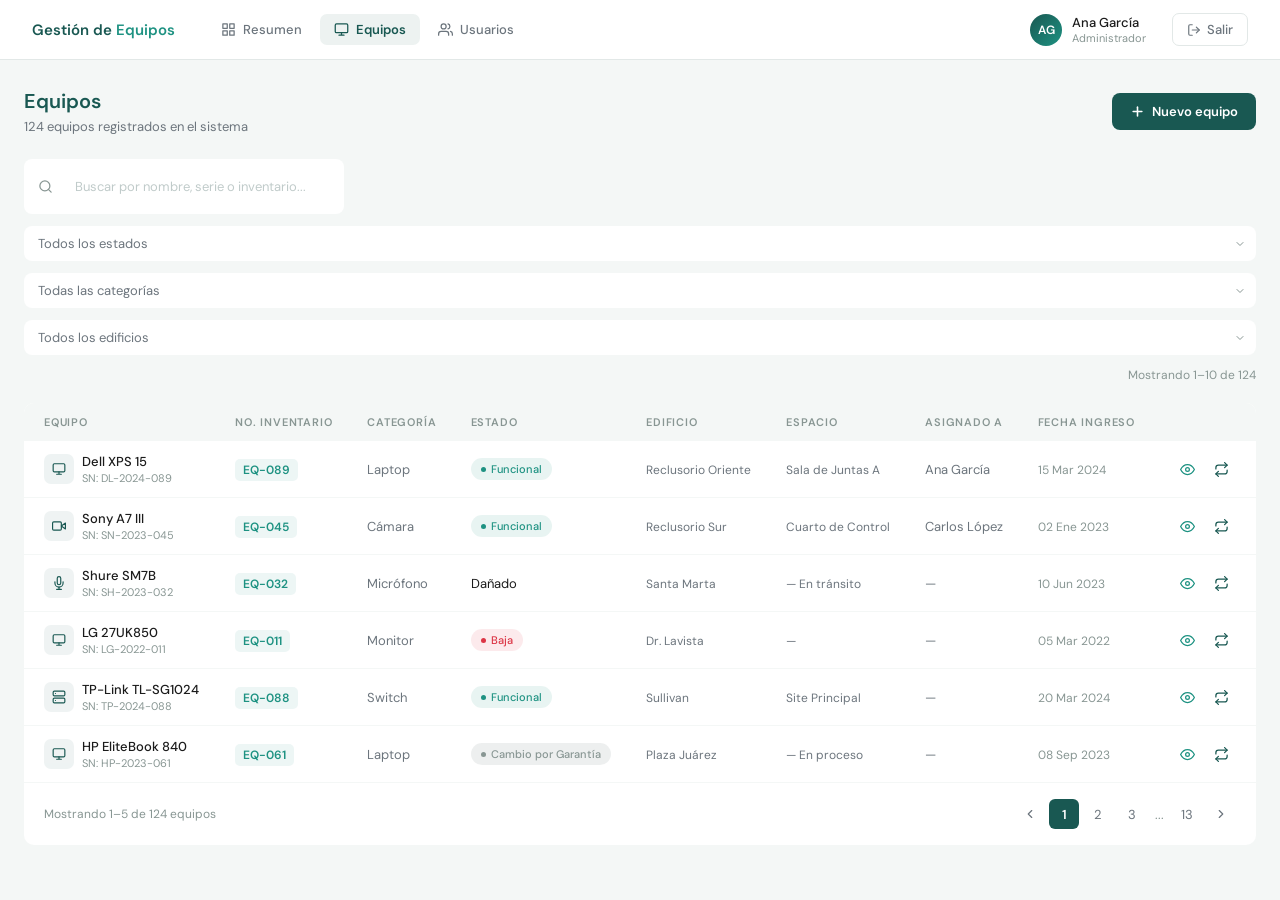
<file: equipos.html>
<!DOCTYPE html>
<!--
  ╔══════════════════════════════════════════════════════╗
  ║         PANTALLA DE EQUIPOS                          ║
  ║                                                      ║
  ║  Muestra todos los equipos del sistema en una tabla  ║
  ║  con filtros y búsqueda.                            ║
  ╚══════════════════════════════════════════════════════╝
-->
<html lang="es">
<head>
<meta charset="UTF-8">
<meta name="viewport" content="width=device-width, initial-scale=1.0">
<title>Gestión de Equipos — Equipos</title>
<link rel="stylesheet" href="css/global.css">
<style>

  /* ═══════════════════════════
     CONTENIDO
  ═══════════════════════════ */
  .contenido {
    max-width: 1300px;
    margin: 0 auto;
    padding: 28px 24px;
  }

  /* Page header */

  /* Filtros */

  /* ═══════════════════════════
     TABLA
  ═══════════════════════════ */

  /* Separador entre filas */

  /* Info del equipo */
  .equipo-info { display: flex; align-items: center; gap: 8px; }

  .equipo-icono {
    width: 30px;
    height: 30px;
    border-radius: 7px;
    background: rgba(25,88,82,0.07);
    display: flex;
    align-items: center;
    justify-content: center;
    flex-shrink: 0;
  }

  .equipo-icono svg {
    width: 14px; height: 14px;
    stroke: var(--principal); fill: none;
    stroke-width: 2; stroke-linecap: round; stroke-linejoin: round;
  }

  .equipo-nombre {
    font-size: 13px;
    font-weight: 500;
    color: var(--texto);
    white-space: nowrap;
  }

  .equipo-serie {
    font-size: 11px;
    color: var(--claro);
    margin-top: 1px;
  }

  .id-inv {
    font-size: 12px;
    font-weight: 600;
    color: var(--secundario);
    background: rgba(30,146,130,0.08);
    padding: 3px 8px;
    border-radius: 5px;
  }

  /* Badges de estado */
  .badge {
    display: inline-flex;
    align-items: center;
    gap: 5px;
    padding: 4px 10px;
    border-radius: 20px;
    font-size: 11px;
    font-weight: 500;
    white-space: nowrap;
  }

  .badge::before {
    content: '';
    width: 5px;
    height: 5px;
    border-radius: 50%;
    flex-shrink: 0;
  }

  .badge.funcional     { background: rgba(30,146,130,0.1);   color: var(--secundario); }
  .badge.funcional::before { background: var(--secundario); }
  .badge.danado {  background: rgba(245,158,11,0.1);   color: #D97706; }
  .badge.danado::before { background: #F59E0B; }
  .badge.baja          { background: rgba(220,53,69,0.1);    color: var(--error); }
  .badge.baja::before  { background: var(--error); }
  .badge.garantia      { background: rgba(136,150,147,0.15); color: var(--claro); }
  .badge.garantia::before { background: var(--claro); }

  /* Texto de ubicación y asignado */
  .ubicacion {
    font-size: 12px;
    color: var(--texto-suave);
    max-width: 160px;
    white-space: nowrap;
    overflow: hidden;
    text-overflow: ellipsis;
  }

  /* Acciones */

  .btn-accion.ver svg   { stroke: var(--secundario); }
  .btn-accion.mover svg { stroke: var(--principal); }
  .btn-accion.editar svg { stroke: var(--claro); }

  .btn-accion.ver:hover   { background: rgba(30,146,130,0.1); }
  .btn-accion.mover:hover { background: rgba(25,88,82,0.08); }
  .btn-accion.editar:hover { background: rgba(136,150,147,0.12); }

  /* Paginación */
</style>
</head>
<body>

<!-- NAVBAR -->
<div id="navbar-container"></div>

<!-- CONTENIDO -->
<div class="contenido">

  <div class="page-header">
    <div>
      <div class="page-title">Equipos</div>
      <div class="page-subtitle">124 equipos registrados en el sistema</div>
    </div>
    <button class="btn-nuevo">
      <svg viewBox="0 0 24 24"><line x1="12" y1="5" x2="12" y2="19"/><line x1="5" y1="12" x2="19" y2="12"/></svg>
      Nuevo equipo
    </button>
  </div>

  <!-- Filtros -->
  <div class="filtros">
    <div class="input-buscar">
      <svg viewBox="0 0 24 24"><circle cx="11" cy="11" r="8"/><line x1="21" y1="21" x2="16.65" y2="16.65"/></svg>
      <input type="text" placeholder="Buscar por nombre, serie o inventario..."/>
    </div>
    <select class="select-filtro">
      <option value="">Todos los estados</option>
      <option>Funcional</option>
      <option>Dañado</option>
      <option>Baja</option>
      <option>Cambio por Garantía</option>
    </select>
    <select class="select-filtro">
      <option value="">Todas las categorías</option>
      <option>Laptop</option>
      <option>Cámara</option>
      <option>Micrófono</option>
      <option>Monitor</option>
      <option>Switch</option>
    </select>
    <select class="select-filtro">
      <option value="">Todos los edificios</option>
      <option>Reclusorio Oriente</option>
      <option>Reclusorio Sur</option>
      <option>Reclusorio Norte</option>
      <option>Santa Marta</option>
      <option>Dr. Lavista</option>
      <option>Sullivan</option>
      <option>Plaza Juárez</option>
      <option>Patriotismo</option>
      <option>Fray Servando</option>
    </select>
    <span class="total-registros">Mostrando 1–10 de 124</span>
  </div>

  <!-- Tabla -->
  <div class="tabla-wrap">
    <table>
      <thead>
        <tr>
          <th>Equipo</th>
          <th>No. Inventario</th>
          <th>Categoría</th>
          <th>Estado</th>
          <th>Edificio</th>
          <th>Espacio</th>
          <th>Asignado a</th>
          <th>Fecha ingreso</th>
          <th></th>
        </tr>
      </thead>
      <tbody>

        <tr>
          <td>
            <div class="equipo-info">
              <div class="equipo-icono">
                <svg viewBox="0 0 24 24"><rect x="2" y="3" width="20" height="14" rx="2"/><path d="M8 21h8M12 17v4"/></svg>
              </div>
              <div>
                <div class="equipo-nombre">Dell XPS 15</div>
                <div class="equipo-serie">SN: DL-2024-089</div>
              </div>
            </div>
          </td>
          <td><span class="id-inv">EQ-089</span></td>
          <td><span style="font-size:13px;color:var(--texto-suave)">Laptop</span></td>
          <td><span class="badge funcional">Funcional</span></td>
          <td><span class="ubicacion">Reclusorio Oriente</span></td>
          <td><span class="ubicacion">Sala de Juntas A</span></td>
          <td><span style="font-size:13px;color:var(--texto-suave)">Ana García</span></td>
          <td><span style="font-size:12px;color:var(--claro)">15 Mar 2024</span></td>
          <td>
            <div class="acciones">
              <button class="btn-accion ver" title="Ver detalle">
                <svg viewBox="0 0 24 24"><path d="M1 12s4-8 11-8 11 8 11 8-4 8-11 8-11-8-11-8z"/><circle cx="12" cy="12" r="3"/></svg>
              </button>
              <button class="btn-accion mover" title="Registrar movimiento">
                <svg viewBox="0 0 24 24"><polyline points="17 1 21 5 17 9"/><path d="M3 11V9a4 4 0 0 1 4-4h14"/><polyline points="7 23 3 19 7 15"/><path d="M21 13v2a4 4 0 0 1-4 4H3"/></svg>
              </button>
            </div>
          </td>
        </tr>

        <tr>
          <td>
            <div class="equipo-info">
              <div class="equipo-icono">
                <svg viewBox="0 0 24 24"><path d="M23 7l-7 5 7 5V7z"/><rect x="1" y="5" width="15" height="14" rx="2" ry="2"/></svg>
              </div>
              <div>
                <div class="equipo-nombre">Sony A7 III</div>
                <div class="equipo-serie">SN: SN-2023-045</div>
              </div>
            </div>
          </td>
          <td><span class="id-inv">EQ-045</span></td>
          <td><span style="font-size:13px;color:var(--texto-suave)">Cámara</span></td>
          <td><span class="badge funcional">Funcional</span></td>
          <td><span class="ubicacion">Reclusorio Sur</span></td>
          <td><span class="ubicacion">Cuarto de Control</span></td>
          <td><span style="font-size:13px;color:var(--texto-suave)">Carlos López</span></td>
          <td><span style="font-size:12px;color:var(--claro)">02 Ene 2023</span></td>
          <td>
            <div class="acciones">
              <button class="btn-accion ver" title="Ver detalle">
                <svg viewBox="0 0 24 24"><path d="M1 12s4-8 11-8 11 8 11 8-4 8-11 8-11-8-11-8z"/><circle cx="12" cy="12" r="3"/></svg>
              </button>
              <button class="btn-accion mover" title="Registrar movimiento">
                <svg viewBox="0 0 24 24"><polyline points="17 1 21 5 17 9"/><path d="M3 11V9a4 4 0 0 1 4-4h14"/><polyline points="7 23 3 19 7 15"/><path d="M21 13v2a4 4 0 0 1-4 4H3"/></svg>
              </button>
            </div>
          </td>
        </tr>

        <tr>
          <td>
            <div class="equipo-info">
              <div class="equipo-icono">
                <svg viewBox="0 0 24 24"><path d="M12 1a3 3 0 0 0-3 3v8a3 3 0 0 0 6 0V4a3 3 0 0 0-3-3z"/><path d="M19 10v2a7 7 0 0 1-14 0v-2"/><line x1="12" y1="19" x2="12" y2="23"/><line x1="8" y1="23" x2="16" y2="23"/></svg>
              </div>
              <div>
                <div class="equipo-nombre">Shure SM7B</div>
                <div class="equipo-serie">SN: SH-2023-032</div>
              </div>
            </div>
          </td>
          <td><span class="id-inv">EQ-032</span></td>
          <td><span style="font-size:13px;color:var(--texto-suave)">Micrófono</span></td>
          <td><span class="badge.danado">Dañado</span></td>
          <td><span class="ubicacion">Santa Marta</span></td>
          <td><span class="ubicacion">— En tránsito</span></td>
          <td><span style="font-size:13px;color:var(--texto-suave)">—</span></td>
          <td><span style="font-size:12px;color:var(--claro)">10 Jun 2023</span></td>
          <td>
            <div class="acciones">
              <button class="btn-accion ver" title="Ver detalle">
                <svg viewBox="0 0 24 24"><path d="M1 12s4-8 11-8 11 8 11 8-4 8-11 8-11-8-11-8z"/><circle cx="12" cy="12" r="3"/></svg>
              </button>
              <button class="btn-accion mover" title="Registrar movimiento">
                <svg viewBox="0 0 24 24"><polyline points="17 1 21 5 17 9"/><path d="M3 11V9a4 4 0 0 1 4-4h14"/><polyline points="7 23 3 19 7 15"/><path d="M21 13v2a4 4 0 0 1-4 4H3"/></svg>
              </button>
            </div>
          </td>
        </tr>

        <tr>
          <td>
            <div class="equipo-info">
              <div class="equipo-icono">
                <svg viewBox="0 0 24 24"><rect x="2" y="3" width="20" height="14" rx="2"/><path d="M8 21h8M12 17v4"/></svg>
              </div>
              <div>
                <div class="equipo-nombre">LG 27UK850</div>
                <div class="equipo-serie">SN: LG-2022-011</div>
              </div>
            </div>
          </td>
          <td><span class="id-inv">EQ-011</span></td>
          <td><span style="font-size:13px;color:var(--texto-suave)">Monitor</span></td>
          <td><span class="badge baja">Baja</span></td>
          <td><span class="ubicacion">Dr. Lavista</span></td>
          <td><span class="ubicacion">—</span></td>
          <td><span style="font-size:13px;color:var(--texto-suave)">—</span></td>
          <td><span style="font-size:12px;color:var(--claro)">05 Mar 2022</span></td>
          <td>
            <div class="acciones">
              <button class="btn-accion ver" title="Ver detalle">
                <svg viewBox="0 0 24 24"><path d="M1 12s4-8 11-8 11 8 11 8-4 8-11 8-11-8-11-8z"/><circle cx="12" cy="12" r="3"/></svg>
              </button>
              <button class="btn-accion mover" title="Registrar movimiento">
                <svg viewBox="0 0 24 24"><polyline points="17 1 21 5 17 9"/><path d="M3 11V9a4 4 0 0 1 4-4h14"/><polyline points="7 23 3 19 7 15"/><path d="M21 13v2a4 4 0 0 1-4 4H3"/></svg>
              </button>
            </div>
          </td>
        </tr>

        <tr>
          <td>
            <div class="equipo-info">
              <div class="equipo-icono">
                <svg viewBox="0 0 24 24"><rect x="2" y="2" width="20" height="8" rx="2" ry="2"/><rect x="2" y="14" width="20" height="8" rx="2" ry="2"/><line x1="6" y1="6" x2="6.01" y2="6"/><line x1="6" y1="18" x2="6.01" y2="18"/></svg>
              </div>
              <div>
                <div class="equipo-nombre">TP-Link TL-SG1024</div>
                <div class="equipo-serie">SN: TP-2024-088</div>
              </div>
            </div>
          </td>
          <td><span class="id-inv">EQ-088</span></td>
          <td><span style="font-size:13px;color:var(--texto-suave)">Switch</span></td>
          <td><span class="badge funcional">Funcional</span></td>
          <td><span class="ubicacion">Sullivan</span></td>
          <td><span class="ubicacion">Site Principal</span></td>
          <td><span style="font-size:13px;color:var(--texto-suave)">—</span></td>
          <td><span style="font-size:12px;color:var(--claro)">20 Mar 2024</span></td>
          <td>
            <div class="acciones">
              <button class="btn-accion ver" title="Ver detalle">
                <svg viewBox="0 0 24 24"><path d="M1 12s4-8 11-8 11 8 11 8-4 8-11 8-11-8-11-8z"/><circle cx="12" cy="12" r="3"/></svg>
              </button>
              <button class="btn-accion mover" title="Registrar movimiento">
                <svg viewBox="0 0 24 24"><polyline points="17 1 21 5 17 9"/><path d="M3 11V9a4 4 0 0 1 4-4h14"/><polyline points="7 23 3 19 7 15"/><path d="M21 13v2a4 4 0 0 1-4 4H3"/></svg>
              </button>
            </div>
          </td>
        </tr>

        <!-- ESTADO: Cambio por Garantía -->
        <tr>
          <td>
            <div class="equipo-info">
              <div class="equipo-icono">
                <svg viewBox="0 0 24 24"><rect x="2" y="3" width="20" height="14" rx="2"/><path d="M8 21h8M12 17v4"/></svg>
              </div>
              <div>
                <div class="equipo-nombre">HP EliteBook 840</div>
                <div class="equipo-serie">SN: HP-2023-061</div>
              </div>
            </div>
          </td>
          <td><span class="id-inv">EQ-061</span></td>
          <td><span style="font-size:13px;color:var(--texto-suave)">Laptop</span></td>
          <td><span class="badge garantia">Cambio por Garantía</span></td>
          <td><span class="ubicacion">Plaza Juárez</span></td>
          <td><span class="ubicacion">— En proceso</span></td>
          <td><span style="font-size:13px;color:var(--texto-suave)">—</span></td>
          <td><span style="font-size:12px;color:var(--claro)">08 Sep 2023</span></td>
          <td>
            <div class="acciones">
              <button class="btn-accion ver" title="Ver detalle">
                <svg viewBox="0 0 24 24"><path d="M1 12s4-8 11-8 11 8 11 8-4 8-11 8-11-8-11-8z"/><circle cx="12" cy="12" r="3"/></svg>
              </button>
              <button class="btn-accion mover" title="Registrar movimiento">
                <svg viewBox="0 0 24 24"><polyline points="17 1 21 5 17 9"/><path d="M3 11V9a4 4 0 0 1 4-4h14"/><polyline points="7 23 3 19 7 15"/><path d="M21 13v2a4 4 0 0 1-4 4H3"/></svg>
              </button>
            </div>
          </td>
        </tr>

      </tbody>
    </table>

    <!-- Paginación -->
    <div class="paginacion">
      <span class="pag-info">Mostrando 1–5 de 124 equipos</span>
      <div class="pag-botones">
        <button class="pag-btn nav">
          <svg viewBox="0 0 24 24"><polyline points="15 18 9 12 15 6"/></svg>
        </button>
        <button class="pag-btn active">1</button>
        <button class="pag-btn">2</button>
        <button class="pag-btn">3</button>
        <span style="font-size:13px;color:var(--claro);padding:0 4px">...</span>
        <button class="pag-btn">13</button>
        <button class="pag-btn nav">
          <svg viewBox="0 0 24 24"><polyline points="9 18 15 12 9 6"/></svg>
        </button>
      </div>
    </div>

  </div>
</div>

<script src="js/navbar.js"></script>
</body>
</html>
</file>
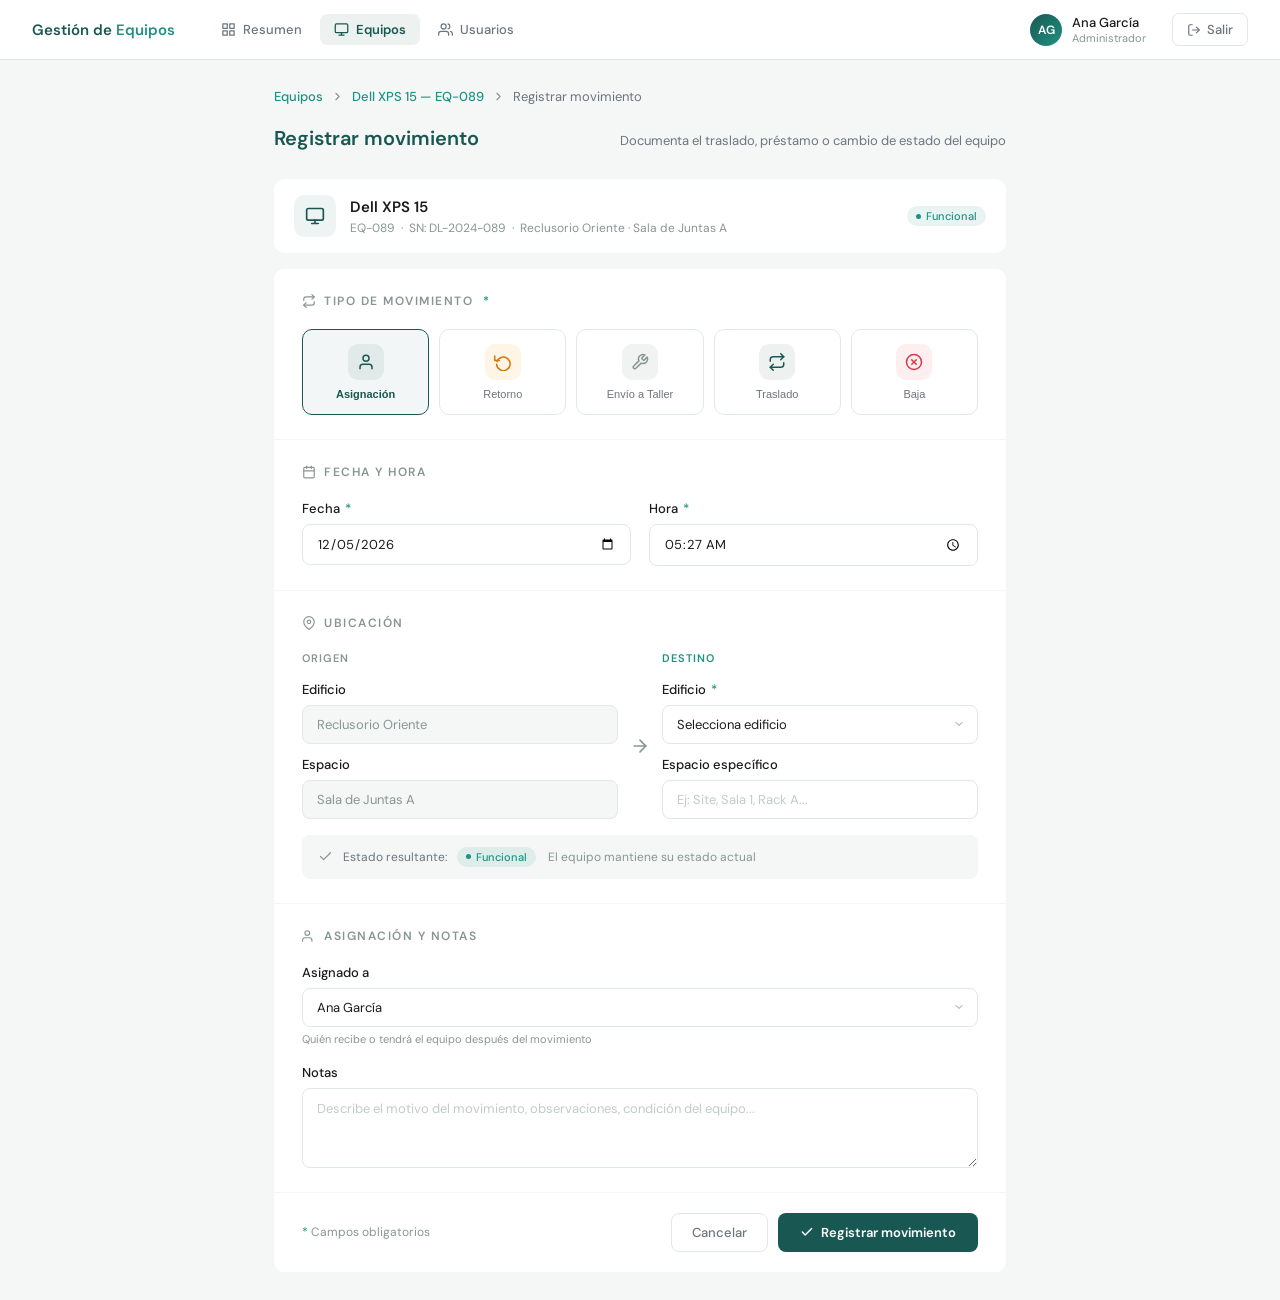
<file: registrar-movimiento.html>
<!DOCTYPE html>
<!--
  ╔══════════════════════════════════════════════════════╗
  ║         PANTALLA DE USUARIOS                         ║
  ║                                                      ║
  ║  Cada vez que un equipo cambia de lugar,             ║
  ║   de responsableo, de estado, se registra aquí.      ║
  ║                                                      ║
  ╚══════════════════════════════════════════════════════╝
-->
<html lang="es">
<head>
<meta charset="UTF-8">
<meta name="viewport" content="width=device-width, initial-scale=1.0">
<title>Gestión de Equipos — Registrar Movimiento</title>
<link rel="stylesheet" href="css/global.css">
<style>

  /* CONTENIDO */
  .contenido { max-width: 780px; margin: 0 auto; padding: 28px 24px; }

  /* Resumen del equipo */
  .equipo-resumen {
    display: flex; align-items: center; gap: 14px;
    background: var(--blanco); border-radius: 10px;
    padding: 16px 20px; margin-bottom: 16px;
  }

  .equipo-icono-wrap {
    width: 42px; height: 42px; border-radius: 10px;
    background: rgba(25,88,82,0.07);
    display: flex; align-items: center; justify-content: center; flex-shrink: 0;
  }

  .equipo-icono-wrap svg { width: 20px; height: 20px; stroke: var(--principal); fill: none; stroke-width: 2; stroke-linecap: round; stroke-linejoin: round; }

  .equipo-resumen-info { flex: 1; }
  .equipo-resumen-nombre { font-size: 15px; font-weight: 600; color: var(--texto); }
  .equipo-resumen-sub { font-size: 12px; color: var(--claro); margin-top: 3px; }

  .badge { display: inline-flex; align-items: center; gap: 5px; padding: 3px 9px; border-radius: 20px; font-size: 11px; font-weight: 500; }
  .badge::before { content: ''; width: 5px; height: 5px; border-radius: 50%; flex-shrink: 0; }
  .badge.funcional     { background: rgba(30,146,130,0.1);   color: var(--secundario); }
  .badge.funcional::before { background: var(--secundario); }
  .badge.mantenimiento { background: rgba(245,158,11,0.1);   color: #D97706; }
  .badge.mantenimiento::before { background: #F59E0B; }
  .badge.baja          { background: rgba(220,53,69,0.1);    color: var(--error); }
  .badge.baja::before  { background: var(--error); }

  /* FORM */
  .campo { display: flex; flex-direction: column; gap: 7px; }

  label { font-size: 13px; font-weight: 500; color: var(--texto); }
  .requerido { color: var(--secundario); margin-left: 2px; }

  input[type="text"],
  input[type="date"],
  input[type="time"],
  select,
  textarea {
    width: 100%; padding: 10px 14px;
    border: 1.5px solid var(--borde); border-radius: 8px;
    font-family: 'DM Sans', sans-serif; font-size: 13px;
    color: var(--texto); background: var(--blanco);
    transition: border-color 0.2s; outline: none;
  }

  input:focus, select:focus, textarea:focus { border-color: var(--secundario); }
  input::placeholder, textarea::placeholder { color: #C0CBCA; }

  select {
    appearance: none;
    background-image: url("data:image/svg+xml,%3Csvg xmlns='http://www.w3.org/2000/svg' width='12' height='12' viewBox='0 0 24 24' fill='none' stroke='%23889693' stroke-width='2' stroke-linecap='round' stroke-linejoin='round'%3E%3Cpolyline points='6 9 12 15 18 9'%3E%3C/polyline%3E%3C/svg%3E");
    background-repeat: no-repeat; background-position: right 12px center; padding-right: 36px; cursor: pointer;
  }

  textarea { resize: vertical; min-height: 80px; line-height: 1.5; }

  .campo-hint { font-size: 11px; color: var(--claro); margin-top: -2px; }

  /* Tipos de movimiento */
  .tipos-grid {
    display: grid;
    grid-template-columns: repeat(5, 1fr);
    gap: 10px;
    margin-bottom: 0;
  }

  .tipo-btn {
    display: flex; flex-direction: column; align-items: center; gap: 8px;
    padding: 14px 8px; border-radius: 10px;
    border: 1.5px solid var(--borde); background: var(--blanco);
    cursor: pointer; transition: all 0.15s; text-align: center;
  }

  .tipo-btn:hover { border-color: var(--secundario); }

  .tipo-btn.selected {
    border-color: var(--principal);
    background: rgba(25,88,82,0.05);
  }

  .tipo-icono {
    width: 36px; height: 36px; border-radius: 10px;
    display: flex; align-items: center; justify-content: center;
  }

  .tipo-icono svg { width: 18px; height: 18px; fill: none; stroke-width: 2; stroke-linecap: round; stroke-linejoin: round; }

  .tipo-icono.ingreso     { background: rgba(30,146,130,0.1); }
  .tipo-icono.ingreso svg { stroke: var(--secundario); }
  .tipo-icono.traslado     { background: rgba(25,88,82,0.08); }
  .tipo-icono.traslado svg { stroke: var(--principal); }
  .tipo-icono.prestamo     { background: rgba(245,158,11,0.1); }
  .tipo-icono.prestamo svg { stroke: #D97706; }
  .tipo-icono.mantenimiento     { background: rgba(136,150,147,0.12); }
  .tipo-icono.mantenimiento svg { stroke: var(--claro); }
  .tipo-icono.baja     { background: rgba(220,53,69,0.08); }
  .tipo-icono.baja svg { stroke: var(--error); }

  .tipo-nombre { font-size: 11px; font-weight: 500; color: var(--texto-suave); }
  .tipo-btn.selected .tipo-nombre { color: var(--principal); font-weight: 600; }

  /* Flecha entre origen y destino */
  .origen-destino {
    display: grid;
    grid-template-columns: 1fr auto 1fr;
    gap: 12px;
    align-items: center;
  }

  .flecha-medio {
    display: flex; flex-direction: column; align-items: center; gap: 4px;
    padding-top: 22px;
  }

  .flecha-medio svg { width: 20px; height: 20px; stroke: var(--claro); fill: none; stroke-width: 2; stroke-linecap: round; stroke-linejoin: round; }

  .sub-grid { display: flex; flex-direction: column; gap: 12px; }

  /* Estado visual origen → destino */
  .estado-cambio {
    display: flex; align-items: center; gap: 10px;
    padding: 12px 16px; background: var(--fondo); border-radius: 8px;
  }

  .estado-cambio .badge { flex-shrink: 0; }
  .estado-cambio svg { width: 16px; height: 16px; stroke: var(--claro); fill: none; stroke-width: 2; stroke-linecap: round; stroke-linejoin: round; flex-shrink: 0; }

  /* Footer */

  .requeridos-hint { font-size: 12px; color: var(--claro); }
  .requeridos-hint span { color: var(--secundario); }

  /* Campos deshabilitados */
  input:disabled, select:disabled {
    background: var(--fondo); color: var(--claro); cursor: not-allowed;
  }
</style>
</head>
<body>

<!-- NAVBAR -->
<div id="navbar-container"></div>

<!-- CONTENIDO -->
<div class="contenido">

  <!-- Breadcrumb -->
  <div class="breadcrumb">
    <a href="#">Equipos</a>
    <svg viewBox="0 0 24 24"><polyline points="9 18 15 12 9 6"/></svg>
    <a href="#">Dell XPS 15 — EQ-089</a>
    <svg viewBox="0 0 24 24"><polyline points="9 18 15 12 9 6"/></svg>
    <span>Registrar movimiento</span>
  </div>

  <div class="page-header">
    <div class="page-title">Registrar movimiento</div>
    <div class="page-subtitle">Documenta el traslado, préstamo o cambio de estado del equipo</div>
  </div>

  <!-- Resumen del equipo -->
  <div class="equipo-resumen">
    <div class="equipo-icono-wrap">
      <svg viewBox="0 0 24 24"><rect x="2" y="3" width="20" height="14" rx="2"/><path d="M8 21h8M12 17v4"/></svg>
    </div>
    <div class="equipo-resumen-info">
      <div class="equipo-resumen-nombre">Dell XPS 15</div>
      <div class="equipo-resumen-sub">EQ-089 &nbsp;·&nbsp; SN: DL-2024-089 &nbsp;·&nbsp; Reclusorio Oriente · Sala de Juntas A</div>
    </div>
    <span class="badge funcional">Funcional</span>
  </div>

  <div class="form-wrap">

    <!-- SECCIÓN 1: Tipo de movimiento -->
    <div class="form-seccion">
      <div class="seccion-titulo">
        <svg viewBox="0 0 24 24"><polyline points="17 1 21 5 17 9"/><path d="M3 11V9a4 4 0 0 1 4-4h14"/><polyline points="7 23 3 19 7 15"/><path d="M21 13v2a4 4 0 0 1-4 4H3"/></svg>
        Tipo de movimiento <span style="color:var(--secundario);margin-left:2px">*</span>
      </div>

      <div class="tipos-grid" style="grid-template-columns: repeat(5, 1fr);">

        <button type="button" class="tipo-btn selected" onclick="selectTipo(this, 'asignacion')">
          <div class="tipo-icono traslado">
            <svg viewBox="0 0 24 24"><path d="M20 21v-2a4 4 0 0 0-4-4H8a4 4 0 0 0-4 4v2"/><circle cx="12" cy="7" r="4"/></svg>
          </div>
          <span class="tipo-nombre">Asignación</span>
        </button>

        <button type="button" class="tipo-btn" onclick="selectTipo(this, 'retorno')">
          <div class="tipo-icono prestamo">
            <svg viewBox="0 0 24 24"><polyline points="1 4 1 10 7 10"/><path d="M3.51 15a9 9 0 1 0 .49-3.5"/></svg>
          </div>
          <span class="tipo-nombre">Retorno</span>
        </button>

        <button type="button" class="tipo-btn" onclick="selectTipo(this, 'taller')">
          <div class="tipo-icono mantenimiento">
            <svg viewBox="0 0 24 24"><path d="M14.7 6.3a1 1 0 0 0 0 1.4l1.6 1.6a1 1 0 0 0 1.4 0l3.77-3.77a6 6 0 0 1-7.94 7.94l-6.91 6.91a2.12 2.12 0 0 1-3-3l6.91-6.91a6 6 0 0 1 7.94-7.94l-3.76 3.76z"/></svg>
          </div>
          <span class="tipo-nombre">Envío a Taller</span>
        </button>

        <button type="button" class="tipo-btn" onclick="selectTipo(this, 'traslado')">
          <div class="tipo-icono traslado" style="background:rgba(25,88,82,0.08)">
            <svg viewBox="0 0 24 24"><polyline points="17 1 21 5 17 9"/><path d="M3 11V9a4 4 0 0 1 4-4h14"/><polyline points="7 23 3 19 7 15"/><path d="M21 13v2a4 4 0 0 1-4 4H3"/></svg>
          </div>
          <span class="tipo-nombre">Traslado</span>
        </button>

        <button type="button" class="tipo-btn" onclick="selectTipo(this, 'baja')">
          <div class="tipo-icono baja">
            <svg viewBox="0 0 24 24"><circle cx="12" cy="12" r="10"/><line x1="15" y1="9" x2="9" y2="15"/><line x1="9" y1="9" x2="15" y2="15"/></svg>
          </div>
          <span class="tipo-nombre">Baja</span>
        </button>

      </div>
    </div>

    <!-- SECCIÓN 2: Fecha -->
    <div class="form-seccion">
      <div class="seccion-titulo">
        <svg viewBox="0 0 24 24"><rect x="3" y="4" width="18" height="18" rx="2" ry="2"/><line x1="16" y1="2" x2="16" y2="6"/><line x1="8" y1="2" x2="8" y2="6"/><line x1="3" y1="10" x2="21" y2="10"/></svg>
        Fecha y hora
      </div>
      <div class="campos-grid">
        <div class="campo">
          <label>Fecha <span class="requerido">*</span></label>
          <input type="date" id="fecha-mov" />
        </div>
        <div class="campo">
          <label>Hora <span class="requerido">*</span></label>
          <input type="time" id="hora-mov" />
        </div>
      </div>
    </div>

    <!-- SECCIÓN 3: Origen → Destino -->
    <div class="form-seccion">
      <div class="seccion-titulo">
        <svg viewBox="0 0 24 24"><path d="M21 10c0 7-9 13-9 13s-9-6-9-13a9 9 0 0 1 18 0z"/><circle cx="12" cy="10" r="3"/></svg>
        Ubicación
      </div>

      <div class="origen-destino">

        <!-- Origen -->
        <div class="sub-grid">
          <div style="font-size:11px;font-weight:600;color:var(--claro);letter-spacing:1px;text-transform:uppercase;margin-bottom:4px;">Origen</div>
          <div class="campo">
            <label>Edificio</label>
            <input type="text" value="Reclusorio Oriente" disabled/>
          </div>
          <div class="campo">
            <label>Espacio</label>
            <input type="text" value="Sala de Juntas A" disabled/>
          </div>
        </div>

        <!-- Flecha -->
        <div class="flecha-medio">
          <svg viewBox="0 0 24 24"><line x1="5" y1="12" x2="19" y2="12"/><polyline points="12 5 19 12 12 19"/></svg>
        </div>

        <!-- Destino -->
        <div class="sub-grid">
          <div style="font-size:11px;font-weight:600;color:var(--secundario);letter-spacing:1px;text-transform:uppercase;margin-bottom:4px;">Destino</div>
          <div class="campo">
            <label>Edificio <span class="requerido">*</span></label>
            <select>
              <option value="">Selecciona edificio</option>
              <option>Reclusorio Oriente</option>
              <option>Reclusorio Sur</option>
              <option>Reclusorio Norte</option>
              <option>Santa Marta</option>
              <option>Dr. Lavista</option>
              <option>Sullivan</option>
              <option>Plaza Juárez</option>
              <option>Patriotismo</option>
              <option>Fray Servando</option>
            </select>
          </div>
          <div class="campo">
            <label>Espacio específico</label>
            <input type="text" placeholder="Ej: Site, Sala 1, Rack A..."/>
          </div>
        </div>

      </div>

      <!-- Preview estado automático -->
      <div class="estado-cambio" id="estado-cambio-preview" style="margin-top:16px;">
        <svg viewBox="0 0 24 24" style="width:15px;height:15px;stroke:var(--claro);fill:none;stroke-width:2;stroke-linecap:round;stroke-linejoin:round;flex-shrink:0"><polyline points="20 6 9 17 4 12"/></svg>
        <span style="font-size:12px;color:var(--texto-suave);">Estado resultante:</span>
        <span class="badge funcional" id="badge-estado-auto">Funcional</span>
        <span style="font-size:12px;color:var(--claro);margin-left:2px" id="texto-estado-auto">El equipo mantiene su estado actual</span>
      </div>
    </div>

    <!-- SECCIÓN 5: Asignación y notas -->
    <div class="form-seccion">
      <div class="seccion-titulo">
        <svg viewBox="0 0 24 24"><path d="M17 21v-2a4 4 0 0 0-4-4H5a4 4 0 0 0-4 4v2"/><circle cx="9" cy="7" r="4"/></svg>
        Asignación y notas
      </div>
      <div class="campos-grid">
        <div class="campo campo-full">
          <label>Asignado a</label>
          <select>
            <option value="">Sin asignar</option>
            <option selected>Ana García</option>
            <option>Carlos López</option>
            <option>María Torres</option>
            <option>Luis Ramírez</option>
          </select>
          <span class="campo-hint">Quién recibe o tendrá el equipo después del movimiento</span>
        </div>
        <div class="campo campo-full">
          <label>Notas</label>
          <textarea placeholder="Describe el motivo del movimiento, observaciones, condición del equipo..."></textarea>
        </div>
      </div>
    </div>

    <!-- FOOTER -->
    <div class="form-footer">
      <span class="requeridos-hint"><span>*</span> Campos obligatorios</span>
      <div style="display:flex;gap:10px;">
        <button class="btn-cancelar">Cancelar</button>
        <button class="btn-guardar">
          <svg viewBox="0 0 24 24"><polyline points="20 6 9 17 4 12"/></svg>
          Registrar movimiento
        </button>
      </div>
    </div>

  </div>
</div>

<script>
  // Fecha y hora actuales por defecto
  const ahora = new Date();
  document.getElementById('fecha-mov').value = ahora.toISOString().split('T')[0];
  document.getElementById('hora-mov').value = ahora.toTimeString().slice(0,5);

  // Estado automático según tipo de movimiento
  const estadoAuto = {
    'asignacion': { clase: 'funcional',  texto: 'Funcional', hint: 'El equipo se entrega al colaborador' },
    'retorno':    { clase: 'funcional',  texto: 'Funcional', hint: 'El equipo regresa al almacén' },
    'taller':     { clase: 'dañado',     texto: 'Dañado',    hint: 'El equipo sale a reparación — estado cambia a Dañado' },
    'traslado':   { clase: 'funcional',  texto: 'Funcional', hint: 'El equipo cambia de edificio o piso' },
    'baja':       { clase: 'baja',       texto: 'Baja',      hint: 'El equipo sale definitivamente del inventario' },
    'disponible': { clase: 'funcional',  texto: 'Funcional', hint: 'El equipo esta disponible para asignar'},
  };

  function selectTipo(btn, tipo) {
    document.querySelectorAll('.tipo-btn').forEach(b => b.classList.remove('selected'));
    btn.classList.add('selected');

    const info = estadoAuto[tipo];
    const badge = document.getElementById('badge-estado-auto');
    const texto = document.getElementById('texto-estado-auto');
    badge.className = 'badge ' + info.clase;
    badge.textContent = info.texto;
    texto.textContent = info.hint;
  }
</script>
<script src="js/navbar.js"></script>
</body>
</html>
</file>
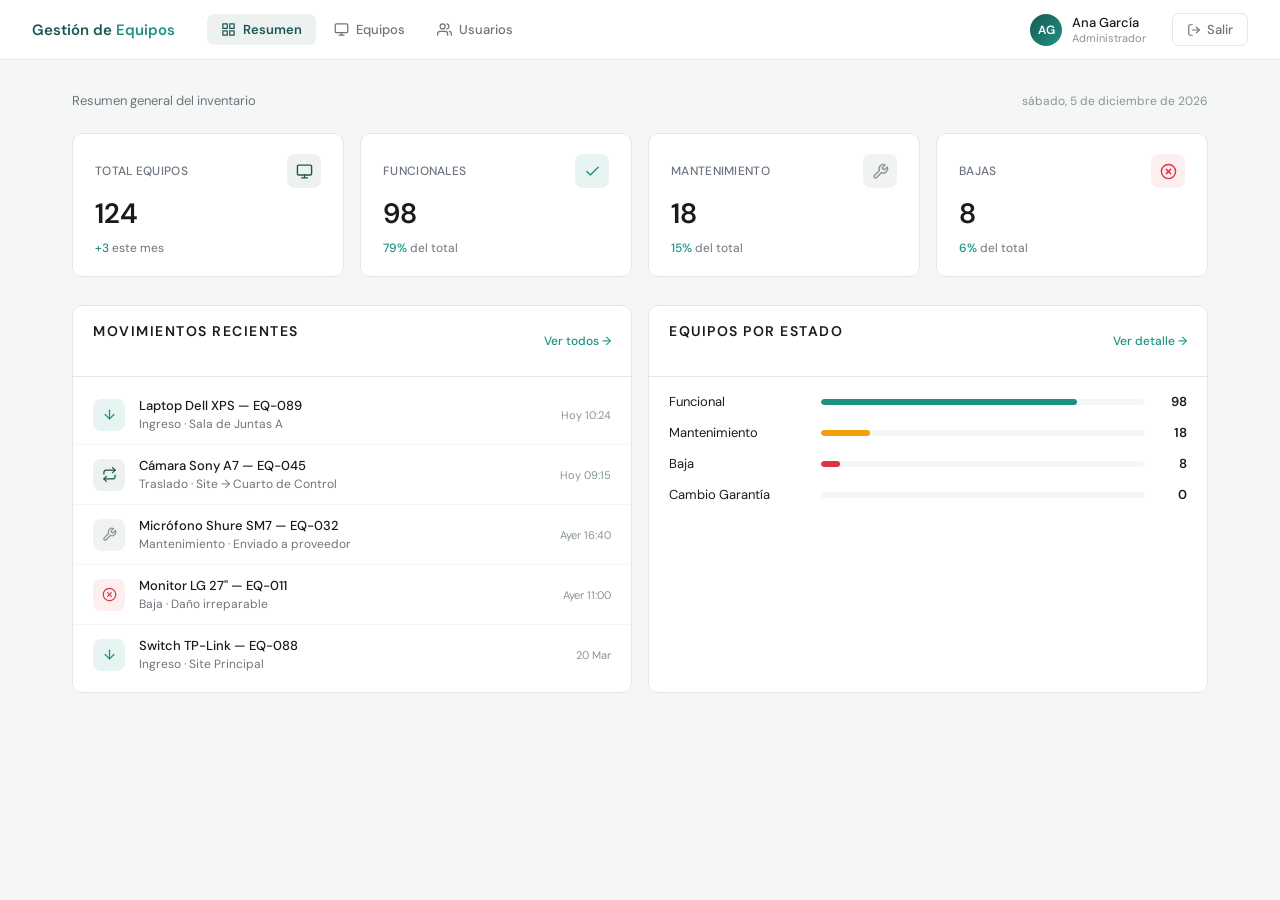
<file: resumen.html>
<!DOCTYPE html>
<!--
  ╔══════════════════════════════════════════════════════╗
  ║         PANTALLA DE RESUMEN                          ║
  ║                                                      ║
  ║  Muestra un resumen visual del estado del inventario.║              
  ╚══════════════════════════════════════════════════════╝
-->
<html lang="es">
<head>
<meta charset="UTF-8">
<meta name="viewport" content="width=device-width, initial-scale=1.0">
<title>Gestión de Equipos — Resumen</title>
<link rel="stylesheet" href="css/global.css">
<style>

  /* ═══════════════════════════
     CONTENIDO
  ═══════════════════════════ */
  .contenido {
    max-width: 1200px;
    margin: 0 auto;
    padding: 32px 32px;
  }

  /* Page header */

  .fecha-hoy {
    font-size: 12px;
    color: var(--claro);
    text-align: right;
  }

  /* ═══════════════════════════
     TARJETAS DE RESUMEN
  ═══════════════════════════ */
  .cards-grid {
    display: grid;
    grid-template-columns: repeat(4, 1fr);
    gap: 16px;
    margin-bottom: 28px;
  }

  .stat-card {
    background: var(--blanco);
    border: 1px solid var(--borde);
    border-radius: 10px;
    padding: 20px 22px;
    display: flex;
    flex-direction: column;
    gap: 12px;
  }

  .stat-card-top {
    display: flex;
    align-items: center;
    justify-content: space-between;
  }

  .stat-label {
    font-size: 12px;
    font-weight: 500;
    color: var(--texto-suave);
    letter-spacing: 0.3px;
    text-transform: uppercase;
  }

  .stat-icon {
    width: 34px;
    height: 34px;
    border-radius: 8px;
    display: flex;
    align-items: center;
    justify-content: center;
  }

  .stat-icon svg {
    width: 17px;
    height: 17px;
    stroke-width: 2;
    stroke-linecap: round;
    stroke-linejoin: round;
    fill: none;
  }

  .stat-icon.verde     { background: rgba(25,88,82,0.08);  }
  .stat-icon.verde svg { stroke: var(--principal); }
  .stat-icon.teal      { background: rgba(30,146,130,0.1); }
  .stat-icon.teal svg  { stroke: var(--secundario); }
  .stat-icon.gris      { background: rgba(136,150,147,0.12); }
  .stat-icon.gris svg  { stroke: var(--claro); }
  .stat-icon.rojo      { background: rgba(220,53,69,0.08); }
  .stat-icon.rojo svg  { stroke: var(--error); }

  .stat-numero {
    font-size: 28px;
    font-weight: 600;
    color: var(--texto);
    line-height: 1;
  }

  .stat-detalle {
    font-size: 12px;
    color: var(--texto-suave);
  }

  .stat-detalle span {
    color: var(--secundario);
    font-weight: 500;
  }

  /* ═══════════════════════════
     SECCIÓN DE DOS COLUMNAS
  ═══════════════════════════ */
  .dos-columnas {
    display: grid;
    grid-template-columns: 1fr 1fr;
    gap: 16px;
  }

  .seccion {
    background: var(--blanco);
    border: 1px solid var(--borde);
    border-radius: 10px;
    overflow: hidden;
  }

  .seccion-header {
    padding: 16px 20px;
    border-bottom: 1px solid var(--borde);
    display: flex;
    align-items: center;
    justify-content: space-between;
  }

  .seccion-titulo {
    font-size: 14px;
    font-weight: 600;
    color: var(--texto);
  }

  .ver-todo {
    font-size: 12px;
    color: var(--secundario);
    text-decoration: none;
    font-weight: 500;
  }

  .ver-todo:hover { text-decoration: underline; }

  /* Lista de movimientos recientes */
  .lista-movimientos {
    padding: 8px 0;
  }

  .movimiento-item {
    display: flex;
    align-items: center;
    gap: 14px;
    padding: 12px 20px;
    border-bottom: 1px solid var(--fondo);
    transition: background 0.15s;
  }

  .movimiento-item:last-child { border-bottom: none; }
  .movimiento-item:hover { background: var(--fondo); }

  .mov-icono {
    width: 32px;
    height: 32px;
    border-radius: 8px;
    display: flex;
    align-items: center;
    justify-content: center;
    flex-shrink: 0;
  }

  .mov-icono svg {
    width: 15px;
    height: 15px;
    stroke-width: 2;
    stroke-linecap: round;
    stroke-linejoin: round;
    fill: none;
  }

  .mov-icono.ingreso   { background: rgba(30,146,130,0.1); }
  .mov-icono.ingreso svg { stroke: var(--secundario); }
  .mov-icono.traslado  { background: rgba(25,88,82,0.08); }
  .mov-icono.traslado svg { stroke: var(--principal); }
  .mov-icono.baja      { background: rgba(220,53,69,0.08); }
  .mov-icono.baja svg  { stroke: var(--error); }
  .mov-icono.mant      { background: rgba(136,150,147,0.12); }
  .mov-icono.mant svg  { stroke: var(--claro); }

  .mov-info { flex: 1; min-width: 0; }

  .mov-equipo {
    font-size: 13px;
    font-weight: 500;
    color: var(--texto);
    white-space: nowrap;
    overflow: hidden;
    text-overflow: ellipsis;
  }

  .mov-detalle {
    font-size: 12px;
    color: var(--texto-suave);
    margin-top: 2px;
  }

  .mov-fecha {
    font-size: 11px;
    color: var(--claro);
    white-space: nowrap;
    flex-shrink: 0;
  }

  /* Estados de equipos */
  .estados-lista {
    padding: 16px 20px;
    display: flex;
    flex-direction: column;
    gap: 14px;
  }

  .estado-row {
    display: flex;
    align-items: center;
    gap: 12px;
  }

  .estado-nombre {
    font-size: 13px;
    color: var(--texto);
    width: 140px;
    flex-shrink: 0;
  }

  .barra-wrap {
    flex: 1;
    height: 6px;
    background: var(--fondo);
    border-radius: 3px;
    overflow: hidden;
  }

  .barra-fill {
    height: 100%;
    border-radius: 3px;
    transition: width 0.8s ease;
  }

  .barra-fill.funcional    { background: var(--secundario); }
  .barra-fill.mantenimiento { background: #F59E0B; }
  .barra-fill.baja         { background: var(--error); }
  .barra-fill.garantia     { background: var(--claro); }

  .estado-count {
    font-size: 13px;
    font-weight: 600;
    color: var(--texto);
    width: 30px;
    text-align: right;
    flex-shrink: 0;
  }

  /* Badge de estado */
  .badge {
    display: inline-flex;
    align-items: center;
    padding: 3px 9px;
    border-radius: 20px;
    font-size: 11px;
    font-weight: 500;
  }

  .badge.funcional     { background: rgba(30,146,130,0.1);  color: var(--secundario); }
  .badge.mantenimiento { background: rgba(245,158,11,0.1);  color: #D97706; }
  .badge.baja          { background: rgba(220,53,69,0.1);   color: var(--error); }
  .badge.garantia      { background: rgba(136,150,147,0.15); color: var(--claro); }
</style>
</head>
<body>

<!-- NAVBAR -->
<div id="navbar-container"></div>

<!-- CONTENIDO -->
<div class="contenido">

  <!-- Page header -->
  <div class="page-header">
    <div>
      <div class="page-subtitle">Resumen general del inventario</div>
    </div>
    <div class="fecha-hoy" id="fecha-hoy"></div>
  </div>

  <!-- Tarjetas de resumen -->
  <div class="cards-grid">

    <div class="stat-card">
      <div class="stat-card-top">
        <span class="stat-label">Total Equipos</span>
        <div class="stat-icon verde">
          <svg viewBox="0 0 24 24"><rect x="2" y="3" width="20" height="14" rx="2"/><path d="M8 21h8M12 17v4"/></svg>
        </div>
      </div>
      <div class="stat-numero">124</div>
      <div class="stat-detalle"><span>+3</span> este mes</div>
    </div>

    <div class="stat-card">
      <div class="stat-card-top">
        <span class="stat-label">Funcionales</span>
        <div class="stat-icon teal">
          <svg viewBox="0 0 24 24"><polyline points="20 6 9 17 4 12"/></svg>
        </div>
      </div>
      <div class="stat-numero">98</div>
      <div class="stat-detalle"><span>79%</span> del total</div>
    </div>

    <div class="stat-card">
      <div class="stat-card-top">
        <span class="stat-label">Mantenimiento</span>
        <div class="stat-icon gris">
          <svg viewBox="0 0 24 24"><path d="M14.7 6.3a1 1 0 0 0 0 1.4l1.6 1.6a1 1 0 0 0 1.4 0l3.77-3.77a6 6 0 0 1-7.94 7.94l-6.91 6.91a2.12 2.12 0 0 1-3-3l6.91-6.91a6 6 0 0 1 7.94-7.94l-3.76 3.76z"/></svg>
        </div>
      </div>
      <div class="stat-numero">18</div>
      <div class="stat-detalle"><span>15%</span> del total</div>
    </div>

    <div class="stat-card">
      <div class="stat-card-top">
        <span class="stat-label">Bajas</span>
        <div class="stat-icon rojo">
          <svg viewBox="0 0 24 24"><circle cx="12" cy="12" r="10"/><line x1="15" y1="9" x2="9" y2="15"/><line x1="9" y1="9" x2="15" y2="15"/></svg>
        </div>
      </div>
      <div class="stat-numero">8</div>
      <div class="stat-detalle"><span>6%</span> del total</div>
    </div>

  </div>

  <!-- Dos columnas -->
  <div class="dos-columnas">

    <!-- Movimientos recientes -->
    <div class="seccion">
      <div class="seccion-header">
        <span class="seccion-titulo">Movimientos recientes</span>
        <a href="#" class="ver-todo">Ver todos →</a>
      </div>
      <div class="lista-movimientos">

        <div class="movimiento-item">
          <div class="mov-icono ingreso">
            <svg viewBox="0 0 24 24"><line x1="12" y1="5" x2="12" y2="19"/><polyline points="19 12 12 19 5 12"/></svg>
          </div>
          <div class="mov-info">
            <div class="mov-equipo">Laptop Dell XPS — EQ-089</div>
            <div class="mov-detalle">Ingreso · Sala de Juntas A</div>
          </div>
          <div class="mov-fecha">Hoy 10:24</div>
        </div>

        <div class="movimiento-item">
          <div class="mov-icono traslado">
            <svg viewBox="0 0 24 24"><polyline points="17 1 21 5 17 9"/><path d="M3 11V9a4 4 0 0 1 4-4h14"/><polyline points="7 23 3 19 7 15"/><path d="M21 13v2a4 4 0 0 1-4 4H3"/></svg>
          </div>
          <div class="mov-info">
            <div class="mov-equipo">Cámara Sony A7 — EQ-045</div>
            <div class="mov-detalle">Traslado · Site → Cuarto de Control</div>
          </div>
          <div class="mov-fecha">Hoy 09:15</div>
        </div>

        <div class="movimiento-item">
          <div class="mov-icono mant">
            <svg viewBox="0 0 24 24"><path d="M14.7 6.3a1 1 0 0 0 0 1.4l1.6 1.6a1 1 0 0 0 1.4 0l3.77-3.77a6 6 0 0 1-7.94 7.94l-6.91 6.91a2.12 2.12 0 0 1-3-3l6.91-6.91a6 6 0 0 1 7.94-7.94l-3.76 3.76z"/></svg>
          </div>
          <div class="mov-info">
            <div class="mov-equipo">Micrófono Shure SM7 — EQ-032</div>
            <div class="mov-detalle">Mantenimiento · Enviado a proveedor</div>
          </div>
          <div class="mov-fecha">Ayer 16:40</div>
        </div>

        <div class="movimiento-item">
          <div class="mov-icono baja">
            <svg viewBox="0 0 24 24"><circle cx="12" cy="12" r="10"/><line x1="15" y1="9" x2="9" y2="15"/><line x1="9" y1="9" x2="15" y2="15"/></svg>
          </div>
          <div class="mov-info">
            <div class="mov-equipo">Monitor LG 27" — EQ-011</div>
            <div class="mov-detalle">Baja · Daño irreparable</div>
          </div>
          <div class="mov-fecha">Ayer 11:00</div>
        </div>

        <div class="movimiento-item">
          <div class="mov-icono ingreso">
            <svg viewBox="0 0 24 24"><line x1="12" y1="5" x2="12" y2="19"/><polyline points="19 12 12 19 5 12"/></svg>
          </div>
          <div class="mov-info">
            <div class="mov-equipo">Switch TP-Link — EQ-088</div>
            <div class="mov-detalle">Ingreso · Site Principal</div>
          </div>
          <div class="mov-fecha">20 Mar</div>
        </div>

      </div>
    </div>

    <!-- Estado de equipos -->
    <div class="seccion">
      <div class="seccion-header">
        <span class="seccion-titulo">Equipos por estado</span>
        <a href="#" class="ver-todo">Ver detalle →</a>
      </div>
      <div class="estados-lista">

        <div class="estado-row">
          <span class="estado-nombre">Funcional</span>
          <div class="barra-wrap">
            <div class="barra-fill funcional" style="width: 79%"></div>
          </div>
          <span class="estado-count">98</span>
        </div>

        <div class="estado-row">
          <span class="estado-nombre">Mantenimiento</span>
          <div class="barra-wrap">
            <div class="barra-fill mantenimiento" style="width: 15%"></div>
          </div>
          <span class="estado-count">18</span>
        </div>

        <div class="estado-row">
          <span class="estado-nombre">Baja</span>
          <div class="barra-wrap">
            <div class="barra-fill baja" style="width: 6%"></div>
          </div>
          <span class="estado-count">8</span>
        </div>

        <div class="estado-row">
          <span class="estado-nombre">Cambio Garantía</span>
          <div class="barra-wrap">
            <div class="barra-fill garantia" style="width: 0%"></div>
          </div>
          <span class="estado-count">0</span>
        </div>

      </div>
    </div>

  </div>

</div>

<script>
  // Fecha actual
  const fecha = new Date();
  const opciones = { weekday: 'long', year: 'numeric', month: 'long', day: 'numeric' };
  document.getElementById('fecha-hoy').textContent =
    fecha.toLocaleDateString('es-MX', opciones);
</script>

<script src="js/navbar.js"></script>
</body>
</html>
</file>
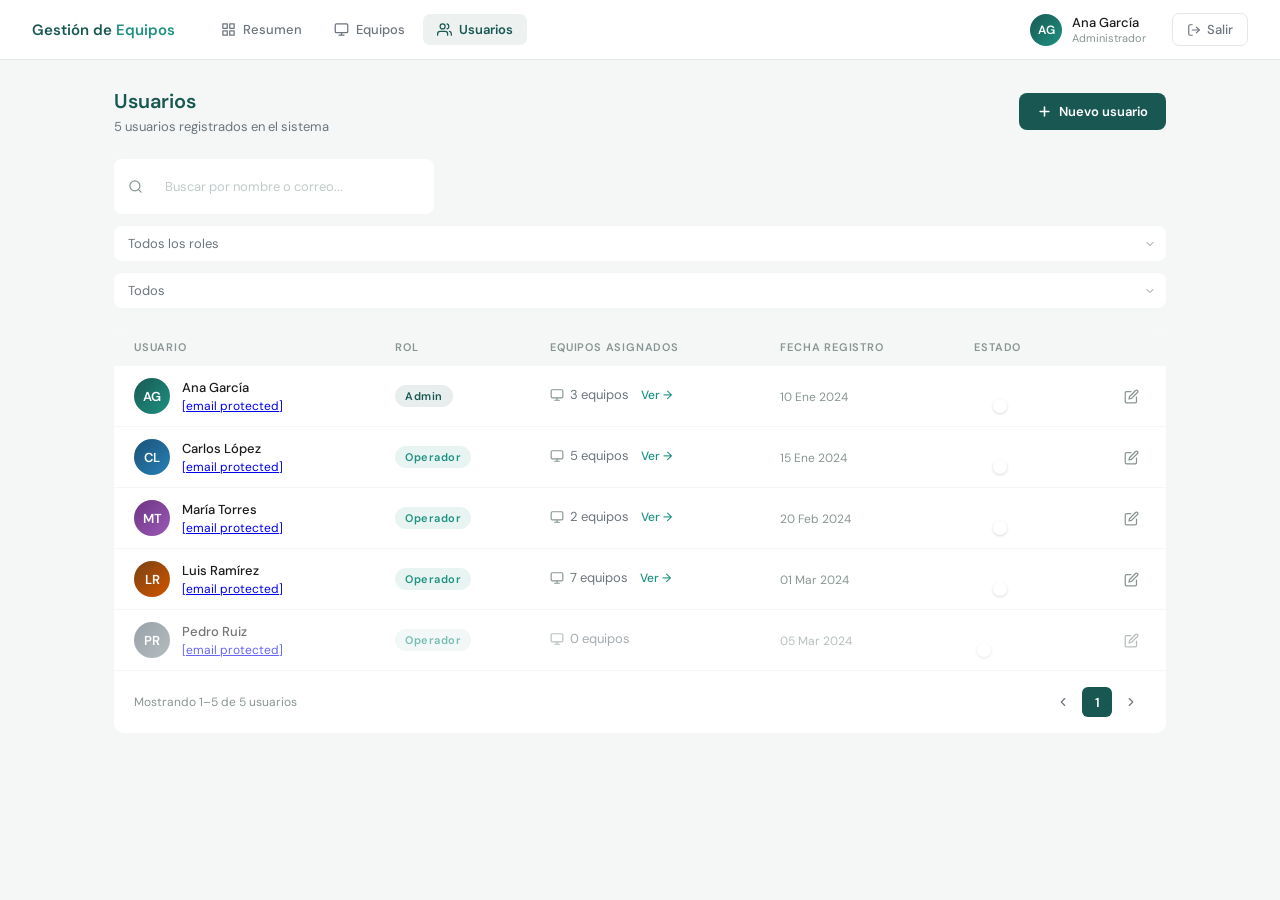
<file: usuarios.html>
<!DOCTYPE html>
<!--
  ╔══════════════════════════════════════════════════════╗
  ║         PANTALLA DE USUARIOS                         ║
  ║                                                      ║
  ║  Lista todos los colaboradores del sistema con su    ║
  ║  rol, equipos asignados y estado activo/inactivo.    ║
  ║                                                      ║
  ╚══════════════════════════════════════════════════════╝
-->
<html lang="es">
<head>
<meta charset="UTF-8">
<meta name="viewport" content="width=device-width, initial-scale=1.0">
<title>Gestión de Equipos — Usuarios</title>
<link rel="stylesheet" href="css/global.css">
<style>

  /* ═══════════════════════════
     CONTENIDO
  ═══════════════════════════ */
  .contenido {
    max-width: 1100px;
    margin: 0 auto;
    padding: 28px 24px;
  }

  /* ═══════════════════════════
     TABLA DE USUARIOS
  ═══════════════════════════ */

  /* Avatar usuario */
  .usuario-info { display: flex; align-items: center; gap: 12px; }

  .usuario-avatar {
    width: 36px; height: 36px; border-radius: 50%;
    display: flex; align-items: center; justify-content: center;
    font-size: 13px; font-weight: 600; color: white; flex-shrink: 0;
  }

  .avatar-verde   { background: linear-gradient(135deg, #195852, #1E9282); }
  .avatar-azul    { background: linear-gradient(135deg, #1a5276, #2980b9); }
  .avatar-morado  { background: linear-gradient(135deg, #6c3483, #9b59b6); }
  .avatar-naranja { background: linear-gradient(135deg, #784212, #d35400); }
  .avatar-gris    { background: linear-gradient(135deg, #566573, #839192); }

  .usuario-nombre { font-size: 13px; font-weight: 500; color: var(--texto); }
  .usuario-email  { font-size: 12px; color: var(--claro); margin-top: 2px; }

  /* Badge de rol */
  .badge-rol {
    display: inline-flex; align-items: center; gap: 5px;
    padding: 4px 10px; border-radius: 20px;
    font-size: 11px; font-weight: 600; letter-spacing: 0.5px;
  }

  .badge-rol.admin    { background: rgba(25,88,82,0.1);   color: var(--principal); }
  .badge-rol.operador { background: rgba(30,146,130,0.1); color: var(--secundario); }

  /* Badge activo/inactivo */
  .badge-estado {
    display: inline-flex; align-items: center; gap: 5px;
    padding: 4px 10px; border-radius: 20px; font-size: 11px; font-weight: 500;
  }

  .badge-estado::before {
    content: ''; width: 5px; height: 5px; border-radius: 50%; flex-shrink: 0;
  }

  .badge-estado.activo   { background: rgba(30,146,130,0.1); color: var(--secundario); }
  .badge-estado.activo::before { background: var(--secundario); }
  .badge-estado.inactivo { background: rgba(136,150,147,0.15); color: var(--claro); }
  .badge-estado.inactivo::before { background: var(--claro); }

  /* Equipos asignados */
  .equipos-count {
    display: inline-flex; align-items: center; gap: 6px;
    font-size: 13px; color: var(--texto-suave);
  }

  .equipos-count svg { width: 14px; height: 14px; stroke: var(--claro); fill: none; stroke-width: 2; stroke-linecap: round; stroke-linejoin: round; }
  .equipos-count a { color: var(--secundario); text-decoration: none; font-weight: 500; font-size: 12px; }
  .equipos-count a:hover { text-decoration: underline; }

  /* Acciones */

  .btn-accion.editar svg  { stroke: var(--claro); }
  .btn-accion.editar:hover { background: rgba(136,150,147,0.12); }

  .btn-accion.activar svg  { stroke: var(--secundario); }
  .btn-accion.activar:hover { background: rgba(30,146,130,0.1); }

  .btn-accion.desactivar svg  { stroke: var(--error); }
  .btn-accion.desactivar:hover { background: rgba(220,53,69,0.08); }

  /* Toggle switch */
  .toggle-wrap { display: flex; align-items: center; gap: 8px; }

  .toggle {
    position: relative; width: 36px; height: 20px;
    cursor: pointer;
  }

  .toggle input { display: none; }

  .toggle-slider {
    position: absolute; inset: 0;
    background: var(--borde); border-radius: 20px;
    transition: background 0.2s;
  }

  .toggle-slider::before {
    content: ''; position: absolute;
    width: 14px; height: 14px; border-radius: 50%;
    background: white; left: 3px; top: 3px;
    transition: transform 0.2s;
    box-shadow: 0 1px 3px rgba(0,0,0,0.15);
  }

  .toggle input:checked + .toggle-slider { background: var(--secundario); }
  .toggle input:checked + .toggle-slider::before { transform: translateX(16px); }

  /* ═══════════════════════════
     MODAL NUEVO USUARIO
  ═══════════════════════════ */
  .modal-overlay {
    position: fixed; inset: 0;
    background: rgba(0,0,0,0.3);
    display: none; align-items: center; justify-content: center;
    z-index: 200;
  }

  .modal-overlay.visible { display: flex; }

  .modal {
    background: var(--blanco);
    border-radius: 12px;
    padding: 28px;
    width: 100%;
    max-width: 480px;
    animation: modalIn 0.2s ease;
  }

  @keyframes modalIn {
    from { opacity: 0; transform: translateY(-10px); }
    to   { opacity: 1; transform: translateY(0); }
  }

  .modal-header {
    display: flex; align-items: center; justify-content: space-between;
    margin-bottom: 24px;
  }

  .modal-titulo { font-size: 16px; font-weight: 600; color: var(--principal); }

  .btn-cerrar {
    width: 28px; height: 28px; border-radius: 6px; border: none;
    background: var(--fondo); cursor: pointer; display: flex;
    align-items: center; justify-content: center; font-size: 18px;
    color: var(--claro); transition: all 0.15s;
  }

  .btn-cerrar:hover { background: var(--borde); color: var(--texto); }

  .modal-campos { display: flex; flex-direction: column; gap: 16px; }

  .modal-campo { display: flex; flex-direction: column; gap: 7px; }

  .modal-campo label { font-size: 13px; font-weight: 500; color: var(--texto); }

  .modal-campo input,
  .modal-campo select {
    width: 100%; padding: 10px 14px;
    border: 1.5px solid var(--borde); border-radius: 8px;
    font-family: 'DM Sans', sans-serif; font-size: 13px;
    color: var(--texto); background: var(--blanco);
    transition: border-color 0.2s; outline: none;
  }

  .modal-campo input:focus,
  .modal-campo select:focus { border-color: var(--secundario); }

  .modal-campo input::placeholder { color: #C0CBCA; }

  .modal-campo select {
    appearance: none;
    background-image: url("data:image/svg+xml,%3Csvg xmlns='http://www.w3.org/2000/svg' width='12' height='12' viewBox='0 0 24 24' fill='none' stroke='%23889693' stroke-width='2' stroke-linecap='round' stroke-linejoin='round'%3E%3Cpolyline points='6 9 12 15 18 9'%3E%3C/polyline%3E%3C/svg%3E");
    background-repeat: no-repeat; background-position: right 12px center; padding-right: 36px;
  }

  .modal-footer {
    display: flex; align-items: center; justify-content: flex-end;
    gap: 10px; margin-top: 24px; padding-top: 20px;
    border-top: 1px solid var(--fondo);
  }

  .btn-cancelar-modal {
    padding: 9px 18px; background: none; border: 1.5px solid var(--borde);
    border-radius: 8px; font-family: 'DM Sans', sans-serif; font-size: 13px;
    font-weight: 500; color: var(--texto-suave); cursor: pointer; transition: all 0.15s;
  }

  .btn-cancelar-modal:hover { border-color: var(--claro); }

  .btn-guardar-modal {
    display: flex; align-items: center; gap: 7px;
    padding: 9px 18px; background: var(--principal); color: white;
    border: none; border-radius: 8px; font-family: 'DM Sans', sans-serif;
    font-size: 13px; font-weight: 600; cursor: pointer; transition: background 0.15s;
  }

  .btn-guardar-modal:hover { background: var(--secundario); }
</style>
</head>
<body>

<!-- NAVBAR -->
<div id="navbar-container"></div>

<!-- CONTENIDO -->
<div class="contenido">

  <div class="page-header">
    <div>
      <div class="page-title">Usuarios</div>
      <div class="page-subtitle">5 usuarios registrados en el sistema</div>
    </div>
    <button class="btn-nuevo" onclick="document.getElementById('modal').classList.add('visible')">
      <svg viewBox="0 0 24 24"><line x1="12" y1="5" x2="12" y2="19"/><line x1="5" y1="12" x2="19" y2="12"/></svg>
      Nuevo usuario
    </button>
  </div>

  <!-- Filtros -->
  <div class="filtros">
    <div class="input-buscar">
      <svg viewBox="0 0 24 24"><circle cx="11" cy="11" r="8"/><line x1="21" y1="21" x2="16.65" y2="16.65"/></svg>
      <input type="text" placeholder="Buscar por nombre o correo..."/>
    </div>
    <select class="select-filtro">
      <option>Todos los roles</option>
      <option>Administrador</option>
      <option>Operador</option>
    </select>
    <select class="select-filtro">
      <option>Todos</option>
      <option>Activos</option>
      <option>Inactivos</option>
    </select>
  </div>

  <!-- Tabla -->
  <div class="tabla-wrap">
    <table>
      <thead>
        <tr>
          <th>Usuario</th>
          <th>Rol</th>
          <th>Equipos asignados</th>
          <th>Fecha registro</th>
          <th>Estado</th>
          <th></th>
        </tr>
      </thead>
      <tbody>

        <!-- Admin activo -->
        <tr>
          <td>
            <div class="usuario-info">
              <div class="usuario-avatar avatar-verde">AG</div>
              <div>
                <div class="usuario-nombre">Ana García</div>
                <div class="usuario-email"><a href="/cdn-cgi/l/email-protection" class="__cf_email__" data-cfemail="bfded1de91d8decddcd6deffdad2cfcddaccde91dcd0d2">[email&#160;protected]</a></div>
              </div>
            </div>
          </td>
          <td><span class="badge-rol admin">Admin</span></td>
          <td>
            <div class="equipos-count">
              <svg viewBox="0 0 24 24"><rect x="2" y="3" width="20" height="14" rx="2"/><path d="M8 21h8M12 17v4"/></svg>
              3 equipos &nbsp;<a href="#">Ver →</a>
            </div>
          </td>
          <td><span style="font-size:12px;color:var(--claro)">10 Ene 2024</span></td>
          <td>
            <label class="toggle">
              <input type="checkbox" checked onchange="toggleEstado(this, 'ana')">
              <span class="toggle-slider"></span>
            </label>
          </td>
          <td>
            <div class="acciones">
              <button class="btn-accion editar" title="Editar usuario">
                <svg viewBox="0 0 24 24"><path d="M11 4H4a2 2 0 0 0-2 2v14a2 2 0 0 0 2 2h14a2 2 0 0 0 2-2v-7"/><path d="M18.5 2.5a2.121 2.121 0 0 1 3 3L12 15l-4 1 1-4 9.5-9.5z"/></svg>
              </button>
            </div>
          </td>
        </tr>

        <!-- Operador activo -->
        <tr>
          <td>
            <div class="usuario-info">
              <div class="usuario-avatar avatar-azul">CL</div>
              <div>
                <div class="usuario-nombre">Carlos López</div>
                <div class="usuario-email"><a href="/cdn-cgi/l/email-protection" class="__cf_email__" data-cfemail="385b594a54574b165457485d42785d55484a5d4b59165b5755">[email&#160;protected]</a></div>
              </div>
            </div>
          </td>
          <td><span class="badge-rol operador">Operador</span></td>
          <td>
            <div class="equipos-count">
              <svg viewBox="0 0 24 24"><rect x="2" y="3" width="20" height="14" rx="2"/><path d="M8 21h8M12 17v4"/></svg>
              5 equipos &nbsp;<a href="#">Ver →</a>
            </div>
          </td>
          <td><span style="font-size:12px;color:var(--claro)">15 Ene 2024</span></td>
          <td>
            <label class="toggle">
              <input type="checkbox" checked onchange="toggleEstado(this, 'carlos')">
              <span class="toggle-slider"></span>
            </label>
          </td>
          <td>
            <div class="acciones">
              <button class="btn-accion editar" title="Editar usuario">
                <svg viewBox="0 0 24 24"><path d="M11 4H4a2 2 0 0 0-2 2v14a2 2 0 0 0 2 2h14a2 2 0 0 0 2-2v-7"/><path d="M18.5 2.5a2.121 2.121 0 0 1 3 3L12 15l-4 1 1-4 9.5-9.5z"/></svg>
              </button>
            </div>
          </td>
        </tr>

        <!-- Operador activo -->
        <tr>
          <td>
            <div class="usuario-info">
              <div class="usuario-avatar avatar-morado">MT</div>
              <div>
                <div class="usuario-nombre">María Torres</div>
                <div class="usuario-email"><a href="/cdn-cgi/l/email-protection" class="__cf_email__" data-cfemail="ec818d9e858dc298839e9e899fac89819c9e899f8dc28f8381">[email&#160;protected]</a></div>
              </div>
            </div>
          </td>
          <td><span class="badge-rol operador">Operador</span></td>
          <td>
            <div class="equipos-count">
              <svg viewBox="0 0 24 24"><rect x="2" y="3" width="20" height="14" rx="2"/><path d="M8 21h8M12 17v4"/></svg>
              2 equipos &nbsp;<a href="#">Ver →</a>
            </div>
          </td>
          <td><span style="font-size:12px;color:var(--claro)">20 Feb 2024</span></td>
          <td>
            <label class="toggle">
              <input type="checkbox" checked onchange="toggleEstado(this, 'maria')">
              <span class="toggle-slider"></span>
            </label>
          </td>
          <td>
            <div class="acciones">
              <button class="btn-accion editar" title="Editar usuario">
                <svg viewBox="0 0 24 24"><path d="M11 4H4a2 2 0 0 0-2 2v14a2 2 0 0 0 2 2h14a2 2 0 0 0 2-2v-7"/><path d="M18.5 2.5a2.121 2.121 0 0 1 3 3L12 15l-4 1 1-4 9.5-9.5z"/></svg>
              </button>
            </div>
          </td>
        </tr>

        <!-- Operador activo -->
        <tr>
          <td>
            <div class="usuario-info">
              <div class="usuario-avatar avatar-naranja">LR</div>
              <div>
                <div class="usuario-nombre">Luis Ramírez</div>
                <div class="usuario-email"><a href="/cdn-cgi/l/email-protection" class="__cf_email__" data-cfemail="8de1f8e4fea3ffece0e4ffe8f7cde8e0fdffe8feeca3eee2e0">[email&#160;protected]</a></div>
              </div>
            </div>
          </td>
          <td><span class="badge-rol operador">Operador</span></td>
          <td>
            <div class="equipos-count">
              <svg viewBox="0 0 24 24"><rect x="2" y="3" width="20" height="14" rx="2"/><path d="M8 21h8M12 17v4"/></svg>
              7 equipos &nbsp;<a href="#">Ver →</a>
            </div>
          </td>
          <td><span style="font-size:12px;color:var(--claro)">01 Mar 2024</span></td>
          <td>
            <label class="toggle">
              <input type="checkbox" checked onchange="toggleEstado(this, 'luis')">
              <span class="toggle-slider"></span>
            </label>
          </td>
          <td>
            <div class="acciones">
              <button class="btn-accion editar" title="Editar usuario">
                <svg viewBox="0 0 24 24"><path d="M11 4H4a2 2 0 0 0-2 2v14a2 2 0 0 0 2 2h14a2 2 0 0 0 2-2v-7"/><path d="M18.5 2.5a2.121 2.121 0 0 1 3 3L12 15l-4 1 1-4 9.5-9.5z"/></svg>
              </button>
            </div>
          </td>
        </tr>

        <!-- Usuario inactivo -->
        <tr style="opacity: 0.6;">
          <td>
            <div class="usuario-info">
              <div class="usuario-avatar avatar-gris">PR</div>
              <div>
                <div class="usuario-nombre">Pedro Ruiz</div>
                <div class="usuario-email"><a href="/cdn-cgi/l/email-protection" class="__cf_email__" data-cfemail="40302524322f6e3235293a00252d30322533216e232f2d">[email&#160;protected]</a></div>
              </div>
            </div>
          </td>
          <td><span class="badge-rol operador">Operador</span></td>
          <td>
            <div class="equipos-count">
              <svg viewBox="0 0 24 24"><rect x="2" y="3" width="20" height="14" rx="2"/><path d="M8 21h8M12 17v4"/></svg>
              0 equipos
            </div>
          </td>
          <td><span style="font-size:12px;color:var(--claro)">05 Mar 2024</span></td>
          <td>
            <label class="toggle">
              <input type="checkbox" onchange="toggleEstado(this, 'pedro')">
              <span class="toggle-slider"></span>
            </label>
          </td>
          <td>
            <div class="acciones">
              <button class="btn-accion editar" title="Editar usuario">
                <svg viewBox="0 0 24 24"><path d="M11 4H4a2 2 0 0 0-2 2v14a2 2 0 0 0 2 2h14a2 2 0 0 0 2-2v-7"/><path d="M18.5 2.5a2.121 2.121 0 0 1 3 3L12 15l-4 1 1-4 9.5-9.5z"/></svg>
              </button>
            </div>
          </td>
        </tr>

      </tbody>
    </table>

    <!-- Paginación -->
    <div class="paginacion">
      <span class="pag-info">Mostrando 1–5 de 5 usuarios</span>
      <div class="pag-botones">
        <button class="pag-btn">
          <svg viewBox="0 0 24 24"><polyline points="15 18 9 12 15 6"/></svg>
        </button>
        <button class="pag-btn active">1</button>
        <button class="pag-btn">
          <svg viewBox="0 0 24 24"><polyline points="9 18 15 12 9 6"/></svg>
        </button>
      </div>
    </div>

  </div>
</div>

<!-- MODAL NUEVO USUARIO -->
<div class="modal-overlay" id="modal">
  <div class="modal">
    <div class="modal-header">
      <span class="modal-titulo">Nuevo usuario</span>
      <button class="btn-cerrar" onclick="document.getElementById('modal').classList.remove('visible')">×</button>
    </div>
    <div class="modal-campos">
      <div class="modal-campo">
        <label>Nombre completo <span style="color:var(--secundario)">*</span></label>
        <input type="text" placeholder="Ej: Juan Pérez"/>
      </div>
      <div class="modal-campo">
        <label>Correo electrónico <span style="color:var(--secundario)">*</span></label>
        <input type="text" placeholder="juan.perez@empresa.com"/>
      </div>
      <div class="modal-campo">
        <label>Contraseña temporal <span style="color:var(--secundario)">*</span></label>
        <input type="password" placeholder="Mínimo 8 caracteres"/>
      </div>
      <div class="modal-campo">
        <label>Rol <span style="color:var(--secundario)">*</span></        <option value="">Selecciona un rol</option>
          <option>Administrador</option>
          <option>Operador</option>
        </select>
      </div>
    </div>
    <div class="modal-footer">
      <button class="btn-cancelar-modal" onclick="document.getElementById('modal').classList.remove('visible')">Cancelar</button>
      <button class="btn-guardar-modal">Crear usuario</button>
    </div>
  </div>
</div>

<script>
  function toggleEstado(checkbox, nombre) {
    const fila = checkbox.closest('tr');
    fila.style.opacity = checkbox.checked ? '1' : '0.6';
  }
</script>
<script src="js/navbar.js"></script>
</body>
</html>
</file>
<file: css/global.css>
/*
  ╔══════════════════════════════════════════════════════════╗
  ║                    GLOBAL.CSS                            ║
  ║                                                          ║
  ║  Estilos COMPARTIDOS entre todas las pantallas.          ║
  ║  Si cambias algo aquí se actualiza en todo el sistema.   ║
  ║                                                          ║
  ║  Cada HTML lo importa así:                               ║
  ║  <link rel="stylesheet" href="css/global.css">           ║
  ╚══════════════════════════════════════════════════════════╝
*/

/* ═══════════════════════════════════════════════
   1. FUENTE EXTERNA
   Importamos DM Sans desde Google Fonts.
   400=normal, 500=medio, 600=seminegrita
*/
@import url('https://fonts.googleapis.com/css2?family=DM+Sans:wght@400;500;600&display=swap');


/* ═══════════════════════════════════════════════
   2. VARIABLES DE COLOR Y TAMAÑO
   ═══════════════════════════════════════════════
   Definidas en :root están disponibles en TODA
   la página con var(--nombre).
   Cambiar un color aquí lo actualiza en todo.
*/
:root {
  --principal:   #195852;  /* Verde oscuro  — botones, títulos          */
  --secundario:  #1E9282;  /* Verde medio   — acentos, badges           */
  --claro:       #889693;  /* Gris verdoso  — textos secundarios        */
  --fondo:       #F4F7F6;  /* Gris muy claro — fondo de páginas         */
  --blanco:      #FFFFFF;  /* Blanco puro   — fondo de cards            */
  --texto:       #1B1B1B;  /* Negro suave   — texto principal           */
  --texto-suave: #6C757D;  /* Gris medio    — subtítulos                */
  --error:       #DC3545;  /* Rojo          — errores y baja            */
  --borde:       #E2E8E7;  /* Gris claro    — bordes y líneas           */
  --navbar-h:    60px;     /* Altura fija del navbar                    */
}


/* ═══════════════════════════════════════════════
   3. RESET BÁSICO
   ═══════════════════════════════════════════════
   Elimina márgenes y paddings por defecto del navegador.
   box-sizing: border-box = el padding se incluye
   DENTRO del ancho, no lo agranda.
*/
* { margin: 0; padding: 0; box-sizing: border-box; }

body {
  font-family: 'DM Sans', sans-serif;
  background: var(--fondo);
  color: var(--texto);
  min-height: 100vh; /* fondo cubre toda la pantalla */
}


/* ═══════════════════════════════════════════════
   4. NAVBAR
   ═══════════════════════════════════════════════
   position: sticky + top: 0 = se queda pegado arriba.
   z-index: 100 = siempre visible sobre el contenido.
*/
.navbar {
  height: var(--navbar-h);
  background: var(--blanco);
  border-bottom: 1px solid var(--borde);
  display: flex; align-items: center; justify-content: space-between;
  padding: 0 32px;
  position: sticky; top: 0; z-index: 100;
}

.navbar-left { display: flex; align-items: center; gap: 32px; }

.logo {
  font-size: 15px; font-weight: 600;
  color: var(--principal); text-decoration: none;
  white-space: nowrap; /* evita que se parta en dos líneas */
}

.logo span { color: var(--secundario); }

/* Lista de links de navegación */
.nav-links { display: flex; align-items: center; gap: 4px; list-style: none; }

.nav-links a {
  display: flex; align-items: center; gap: 7px;
  padding: 7px 14px; border-radius: 7px;
  font-size: 13px; font-weight: 500;
  color: var(--texto-suave); text-decoration: none;
  transition: all 0.15s;
}

/* currentColor hereda el color del texto del elemento */
.nav-links a svg {
  width: 15px; height: 15px;
  stroke: currentColor; fill: none;
  stroke-width: 2; stroke-linecap: round; stroke-linejoin: round;
}

.nav-links a:hover { background: var(--fondo); color: var(--principal); }

/*
  Clase "active" — marca la sección actual.
  Se agrega manualmente en cada HTML.
  Ej: en equipos.html → <a class="active">Equipos</a>
*/
.nav-links a.active {
  background: rgba(25,88,82,0.08);
  color: var(--principal); font-weight: 600;
}

.navbar-right { display: flex; align-items: center; gap: 16px; }

.user-info {
  display: flex; align-items: center; gap: 10px;
  cursor: pointer; padding: 6px 10px; border-radius: 8px;
  transition: background 0.15s;
}
.user-info:hover { background: var(--fondo); }

/*
  Avatar circular con gradiente diagonal de
  verde oscuro a verde medio.
*/
.user-avatar {
  width: 32px; height: 32px; border-radius: 50%;
  background: linear-gradient(135deg, var(--principal), var(--secundario));
  display: flex; align-items: center; justify-content: center;
  font-size: 12px; font-weight: 600; color: white;
  flex-shrink: 0; /* no se encoge en espacios pequeños */
}

.user-name { font-size: 13px; font-weight: 500; color: var(--texto); }
.user-rol  { font-size: 11px; color: var(--claro); }

/* Botón Salir — borde rojo al pasar el mouse */
.btn-salir {
  display: flex; align-items: center; gap: 6px;
  padding: 7px 14px; border: 1.5px solid var(--borde); border-radius: 7px;
  background: none; font-family: 'DM Sans', sans-serif;
  font-size: 13px; font-weight: 500; color: var(--texto-suave);
  cursor: pointer; transition: all 0.15s;
}
.btn-salir svg {
  width: 14px; height: 14px; stroke: currentColor; fill: none;
  stroke-width: 2; stroke-linecap: round; stroke-linejoin: round;
}
.btn-salir:hover { border-color: var(--error); color: var(--error); }


/* ═══════════════════════════════════════════════
   5. BREADCRUMB — Ruta de navegación
   ═══════════════════════════════════════════════
   Muestra dónde estás: Equipos → EQ-089 → Detalle
*/
.breadcrumb {
  display: flex; align-items: center; gap: 8px;
  margin-bottom: 20px; font-size: 13px;
}
.breadcrumb a { color: var(--secundario); text-decoration: none; font-weight: 500; }
.breadcrumb a:hover { text-decoration: underline; }
.breadcrumb svg {
  width: 13px; height: 13px; stroke: var(--claro); fill: none;
  stroke-width: 2; stroke-linecap: round; stroke-linejoin: round;
}
.breadcrumb span { color: var(--texto-suave); } /* página actual sin link */


/* ═══════════════════════════════════════════════
   6. ENCABEZADO DE PÁGINA
*/
.page-title   { font-size: 20px; font-weight: 600; color: var(--principal); margin-bottom: 4px; }
.page-subtitle { font-size: 13px; color: var(--texto-suave); }


/* ═══════════════════════════════════════════════
   7. BADGES — Etiquetas de estado
   ═══════════════════════════════════════════════
   ::before agrega un punto de color sin HTML extra.
   Uso: <span class="badge funcional">Funcional</span>
*/
.badge {
  display: inline-flex; align-items: center; gap: 5px;
  padding: 3px 9px; border-radius: 20px;
  font-size: 11px; font-weight: 500;
}
.badge::before {
  content: ''; width: 5px; height: 5px;
  border-radius: 50%; flex-shrink: 0;
}

.badge.funcional         { background: rgba(30,146,130,0.1);  color: var(--secundario); }
.badge.funcional::before { background: var(--secundario); }

.badge.danado            { background: rgba(245,158,11,0.1);  color: #D97706; }
.badge.danado::before    { background: #F59E0B; }

.badge.baja              { background: rgba(220,53,69,0.1);   color: var(--error); }
.badge.baja::before      { background: var(--error); }

.badge.garantia          { background: rgba(136,150,147,0.15); color: var(--claro); }
.badge.garantia::before  { background: var(--claro); }


/* ═══════════════════════════════════════════════
   8. CAMPOS DE FORMULARIO
   ═══════════════════════════════════════════════
   Estilos base compartidos para todos los inputs.
*/
.campo { display: flex; flex-direction: column; gap: 7px; }

label { font-size: 13px; font-weight: 500; color: var(--texto); }

.requerido { color: var(--secundario); margin-left: 2px; }

input[type="text"],
input[type="email"],
input[type="password"],
input[type="date"],
input[type="time"],
select,
textarea {
  width: 100%; padding: 10px 14px;
  border: 1.5px solid var(--borde); border-radius: 8px;
  font-family: 'DM Sans', sans-serif; font-size: 13px;
  color: var(--texto); background: var(--blanco);
  transition: border-color 0.2s;
  outline: none; /* quitamos el borde azul del navegador */
}

/* Borde verde al enfocar el campo */
input:focus, select:focus, textarea:focus { border-color: var(--secundario); }
input::placeholder, textarea::placeholder { color: #C0CBCA; }

/*
  appearance: none quita el diseño por defecto del select
  para poder poner nuestra propia flecha SVG como fondo.
*/
select {
  appearance: none;
  background-image: url("data:image/svg+xml,%3Csvg xmlns='http://www.w3.org/2000/svg' width='12' height='12' viewBox='0 0 24 24' fill='none' stroke='%23889693' stroke-width='2' stroke-linecap='round' stroke-linejoin='round'%3E%3Cpolyline points='6 9 12 15 18 9'%3E%3C/polyline%3E%3C/svg%3E");
  background-repeat: no-repeat; background-position: right 12px center;
  padding-right: 36px; cursor: pointer;
}

textarea { resize: vertical; min-height: 80px; line-height: 1.5; }

.campo-hint { font-size: 11px; color: var(--claro); margin-top: -2px; }

/*
  Campos bloqueados — no editables.
  cursor: not-allowed muestra el símbolo de prohibido.
*/
input:disabled, select:disabled {
  background: var(--fondo); color: var(--claro); cursor: not-allowed;
}


/* ═══════════════════════════════════════════════
   9. BOTONES
*/
.btn-primary {
  display: flex; align-items: center; gap: 7px;
  padding: 10px 18px; background: var(--principal); color: white;
  border: none; border-radius: 8px; font-family: 'DM Sans', sans-serif;
  font-size: 13px; font-weight: 600; cursor: pointer; transition: background 0.15s;
}
.btn-primary:hover { background: var(--secundario); }

.btn-secondary {
  padding: 10px 18px; background: none;
  border: 1.5px solid var(--borde); border-radius: 8px;
  font-family: 'DM Sans', sans-serif; font-size: 13px; font-weight: 500;
  color: var(--texto-suave); cursor: pointer; transition: all 0.15s;
}
.btn-secondary:hover { border-color: var(--claro); color: var(--texto); }

.btn-primary svg, .btn-secondary svg {
  width: 14px; height: 14px; stroke: currentColor; fill: none;
  stroke-width: 2; stroke-linecap: round; stroke-linejoin: round;
}


/* ═══════════════════════════════════════════════
   10. CARDS Y UTILIDADES
*/
.card { background: var(--blanco); border-radius: 10px; overflow: hidden; }

.divisor { height: 1px; background: var(--borde); margin: 16px 0; }

.requeridos-hint { font-size: 12px; color: var(--claro); }
.requeridos-hint span { color: var(--secundario); }


/* ═══════════════════════════════════════════════
   11. PÁGINA — Contenido y encabezado
   Compartido en los 6 archivos principales.
*/
.contenido {
  max-width: 1100px;
  margin: 0 auto;
  padding: 28px 24px;
}

.page-header {
  display: flex;
  align-items: center;
  justify-content: space-between;
  margin-bottom: 24px;
}

/* ═══════════════════════════════════════════════
   12. FORMULARIOS — Estructura compartida
   Usado en nuevo-equipo y registrar-movimiento.
*/
.form-wrap { background: var(--blanco); border-radius: 10px; overflow: hidden; }

.form-seccion { padding: 24px 28px; }
.form-seccion + .form-seccion { border-top: 1px solid var(--fondo); }

.seccion-titulo {
  font-size: 12px; font-weight: 600; color: var(--claro);
  letter-spacing: 1.5px; text-transform: uppercase;
  margin-bottom: 20px; display: flex; align-items: center; gap: 8px;
}
.seccion-titulo svg {
  width: 14px; height: 14px; stroke: var(--claro); fill: none;
  stroke-width: 2; stroke-linecap: round; stroke-linejoin: round;
}

.campos-grid { display: grid; grid-template-columns: 1fr 1fr; gap: 18px; }
.campo-full  { grid-column: 1 / -1; }

.form-footer {
  display: flex; align-items: center; justify-content: space-between;
  padding: 20px 28px; border-top: 1px solid var(--fondo);
}

.btn-cancelar {
  padding: 10px 20px; background: none; border: 1.5px solid var(--borde);
  border-radius: 8px; font-family: 'DM Sans', sans-serif; font-size: 13px;
  font-weight: 500; color: var(--texto-suave); cursor: pointer; transition: all 0.15s;
}
.btn-cancelar:hover { border-color: var(--claro); color: var(--texto); }

.btn-guardar {
  display: flex; align-items: center; gap: 7px;
  padding: 10px 22px; background: var(--principal); color: white;
  border: none; border-radius: 8px; font-family: 'DM Sans', sans-serif;
  font-size: 13px; font-weight: 600; cursor: pointer; transition: background 0.15s;
}
.btn-guardar svg { width: 14px; height: 14px; stroke: white; fill: none; stroke-width: 2.5; stroke-linecap: round; stroke-linejoin: round; }
.btn-guardar:hover { background: var(--secundario); }

/* ═══════════════════════════════════════════════
   13. TABLAS — Estructura compartida
   Usado en equipos y usuarios.
*/
.tabla-wrap { background: var(--blanco); border-radius: 10px; overflow: hidden; }

table { width: 100%; border-collapse: collapse; }

thead tr { background: var(--fondo); }
thead th {
  padding: 12px 16px; text-align: left; font-size: 11px; font-weight: 600;
  color: var(--claro); letter-spacing: 0.8px; text-transform: uppercase; white-space: nowrap;
}
thead th:first-child { padding-left: 20px; }
thead th:last-child  { padding-right: 20px; text-align: right; }

tbody tr { transition: background 0.12s; cursor: pointer; }
tbody tr:hover { background: var(--fondo); }
tbody td { padding: 12px 16px; font-size: 13px; color: var(--texto); vertical-align: middle; }
tbody td:first-child { padding-left: 20px; }
tbody td:last-child  { padding-right: 20px; text-align: right; }
tbody tr + tr td { border-top: 1px solid var(--fondo); }

.filtros { display: flex; align-items: center; gap: 12px; margin-bottom: 20px; flex-wrap: wrap; }

.input-buscar {
  display: flex; align-items: center; gap: 8px;
  background: var(--blanco); padding: 9px 14px; border-radius: 8px;
  flex: 1; max-width: 320px;
}
.input-buscar svg { width: 15px; height: 15px; stroke: var(--claro); fill: none; stroke-width: 2; stroke-linecap: round; stroke-linejoin: round; flex-shrink: 0; }
.input-buscar input { border: none; outline: none; font-family: 'DM Sans', sans-serif; font-size: 13px; color: var(--texto); background: transparent; width: 100%; }
.input-buscar input::placeholder { color: #C0CBCA; }

.select-filtro {
  padding: 9px 32px 9px 14px; background: var(--blanco); border: none;
  border-radius: 8px; font-family: 'DM Sans', sans-serif; font-size: 13px;
  color: var(--texto-suave); cursor: pointer; outline: none; appearance: none;
  background-image: url("data:image/svg+xml,%3Csvg xmlns='http://www.w3.org/2000/svg' width='12' height='12' viewBox='0 0 24 24' fill='none' stroke='%23889693' stroke-width='2' stroke-linecap='round' stroke-linejoin='round'%3E%3Cpolyline points='6 9 12 15 18 9'%3E%3C/polyline%3E%3C/svg%3E");
  background-repeat: no-repeat; background-position: right 10px center;
}

.total-registros { margin-left: auto; font-size: 12px; color: var(--claro); }

.btn-nuevo {
  display: flex; align-items: center; gap: 7px;
  padding: 10px 18px; background: var(--principal); color: white;
  border: none; border-radius: 8px; font-family: 'DM Sans', sans-serif;
  font-size: 13px; font-weight: 600; cursor: pointer; transition: background 0.15s;
}
.btn-nuevo svg { width: 15px; height: 15px; stroke: white; fill: none; stroke-width: 2.5; stroke-linecap: round; stroke-linejoin: round; }
.btn-nuevo:hover { background: var(--secundario); }

.acciones { display: flex; align-items: center; justify-content: flex-end; gap: 4px; }
.btn-accion {
  width: 30px; height: 30px; border-radius: 6px; border: none;
  background: transparent; display: flex; align-items: center;
  justify-content: center; cursor: pointer; transition: background 0.12s;
}
.btn-accion svg { width: 15px; height: 15px; fill: none; stroke-width: 2; stroke-linecap: round; stroke-linejoin: round; }

.paginacion { display: flex; align-items: center; justify-content: space-between; padding: 16px 20px; border-top: 1px solid var(--fondo); }
.pag-info { font-size: 12px; color: var(--claro); }
.pag-botones { display: flex; align-items: center; gap: 4px; }
.pag-btn {
  width: 30px; height: 30px; border-radius: 6px; border: none;
  background: transparent; font-family: 'DM Sans', sans-serif; font-size: 13px;
  color: var(--texto-suave); cursor: pointer; transition: all 0.12s;
  display: flex; align-items: center; justify-content: center;
}
.pag-btn:hover  { background: var(--fondo); color: var(--principal); }
.pag-btn.active { background: var(--principal); color: white; font-weight: 600; }
.pag-btn svg    { width: 14px; height: 14px; stroke: currentColor; fill: none; stroke-width: 2; stroke-linecap: round; stroke-linejoin: round; }
</file>
